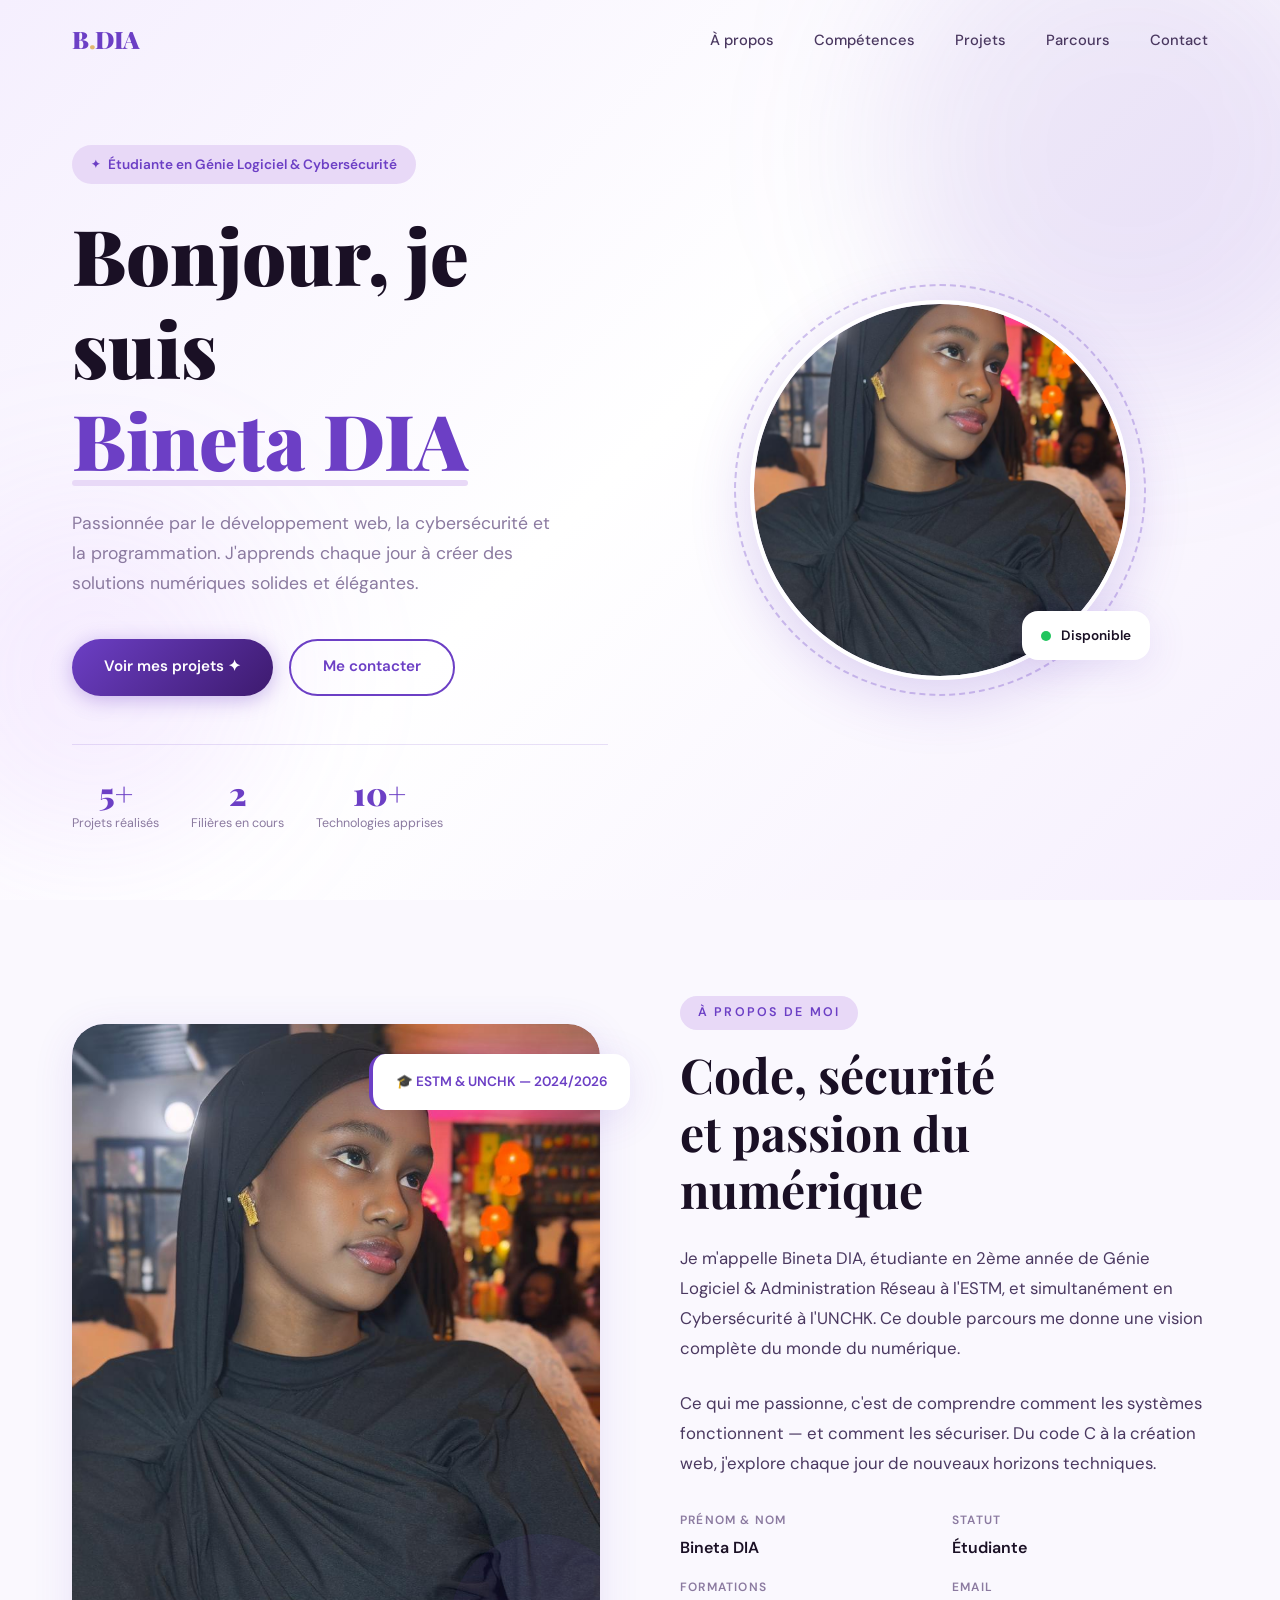
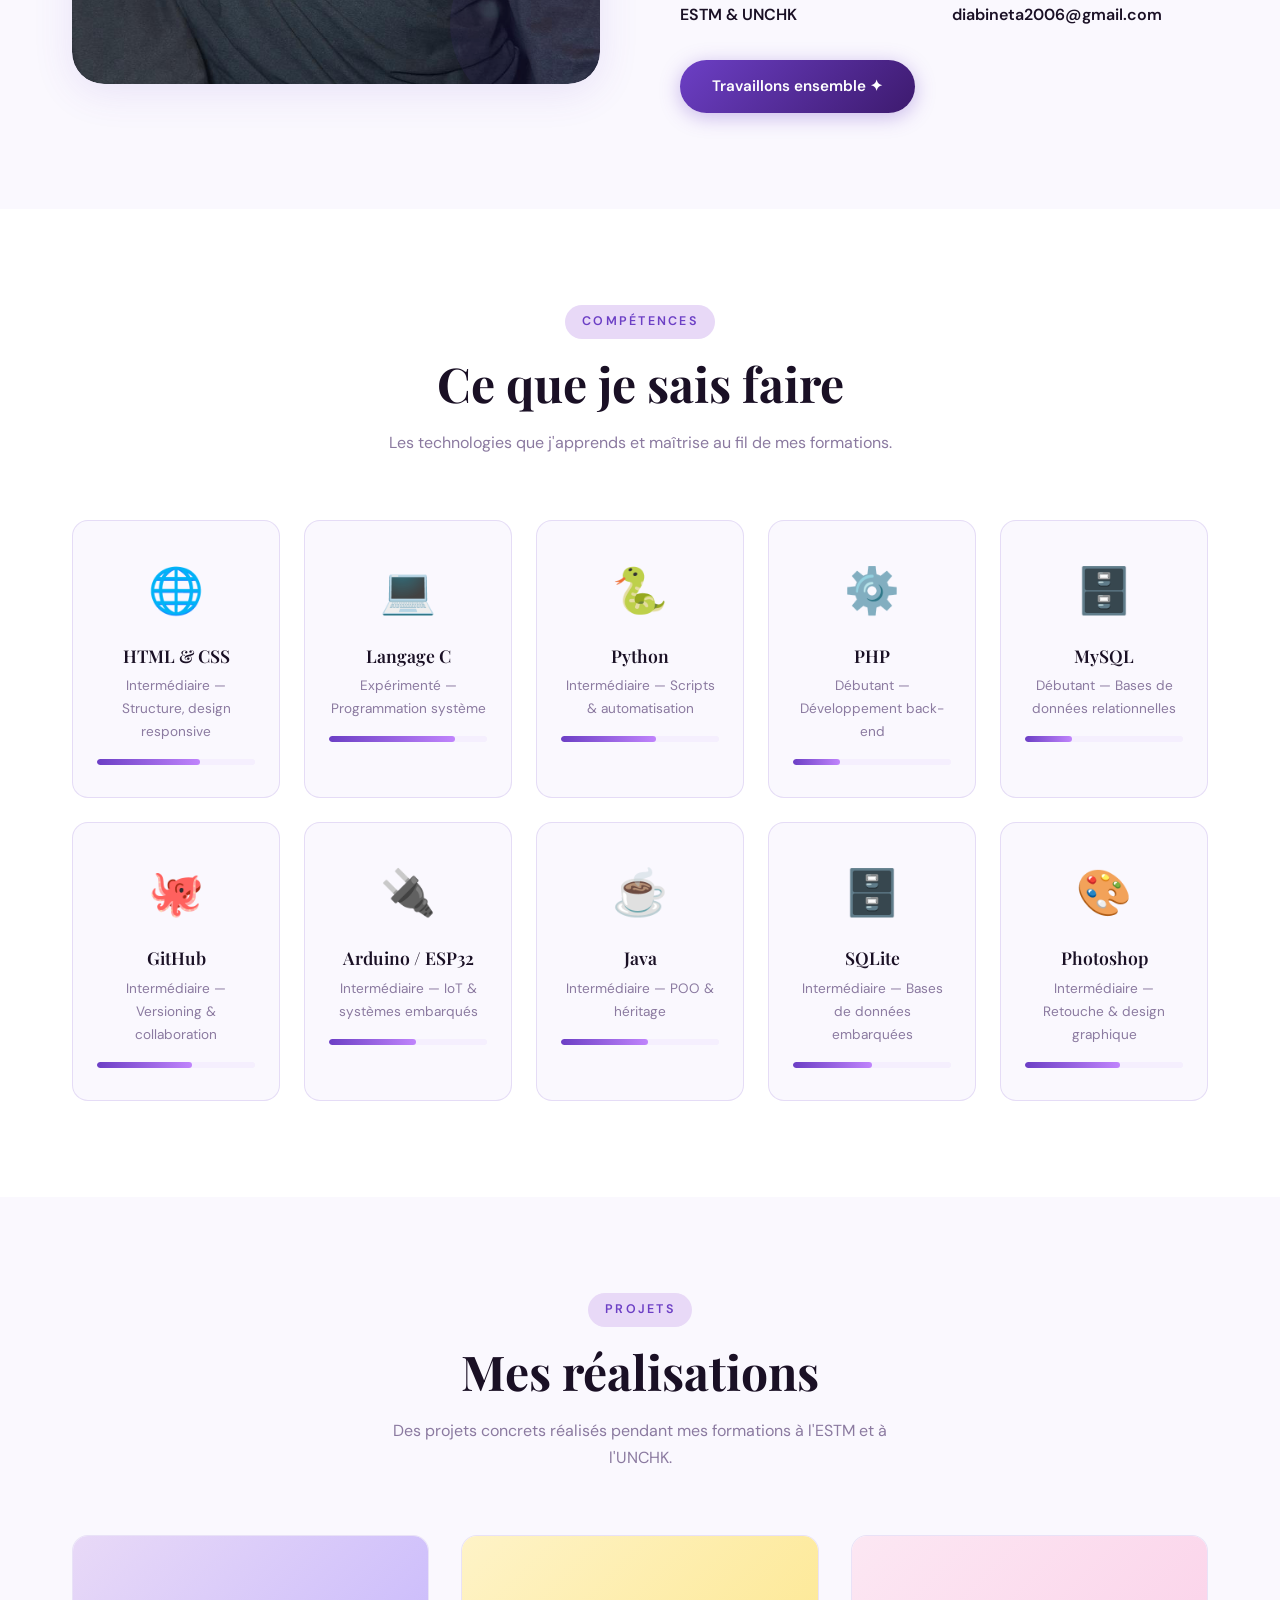
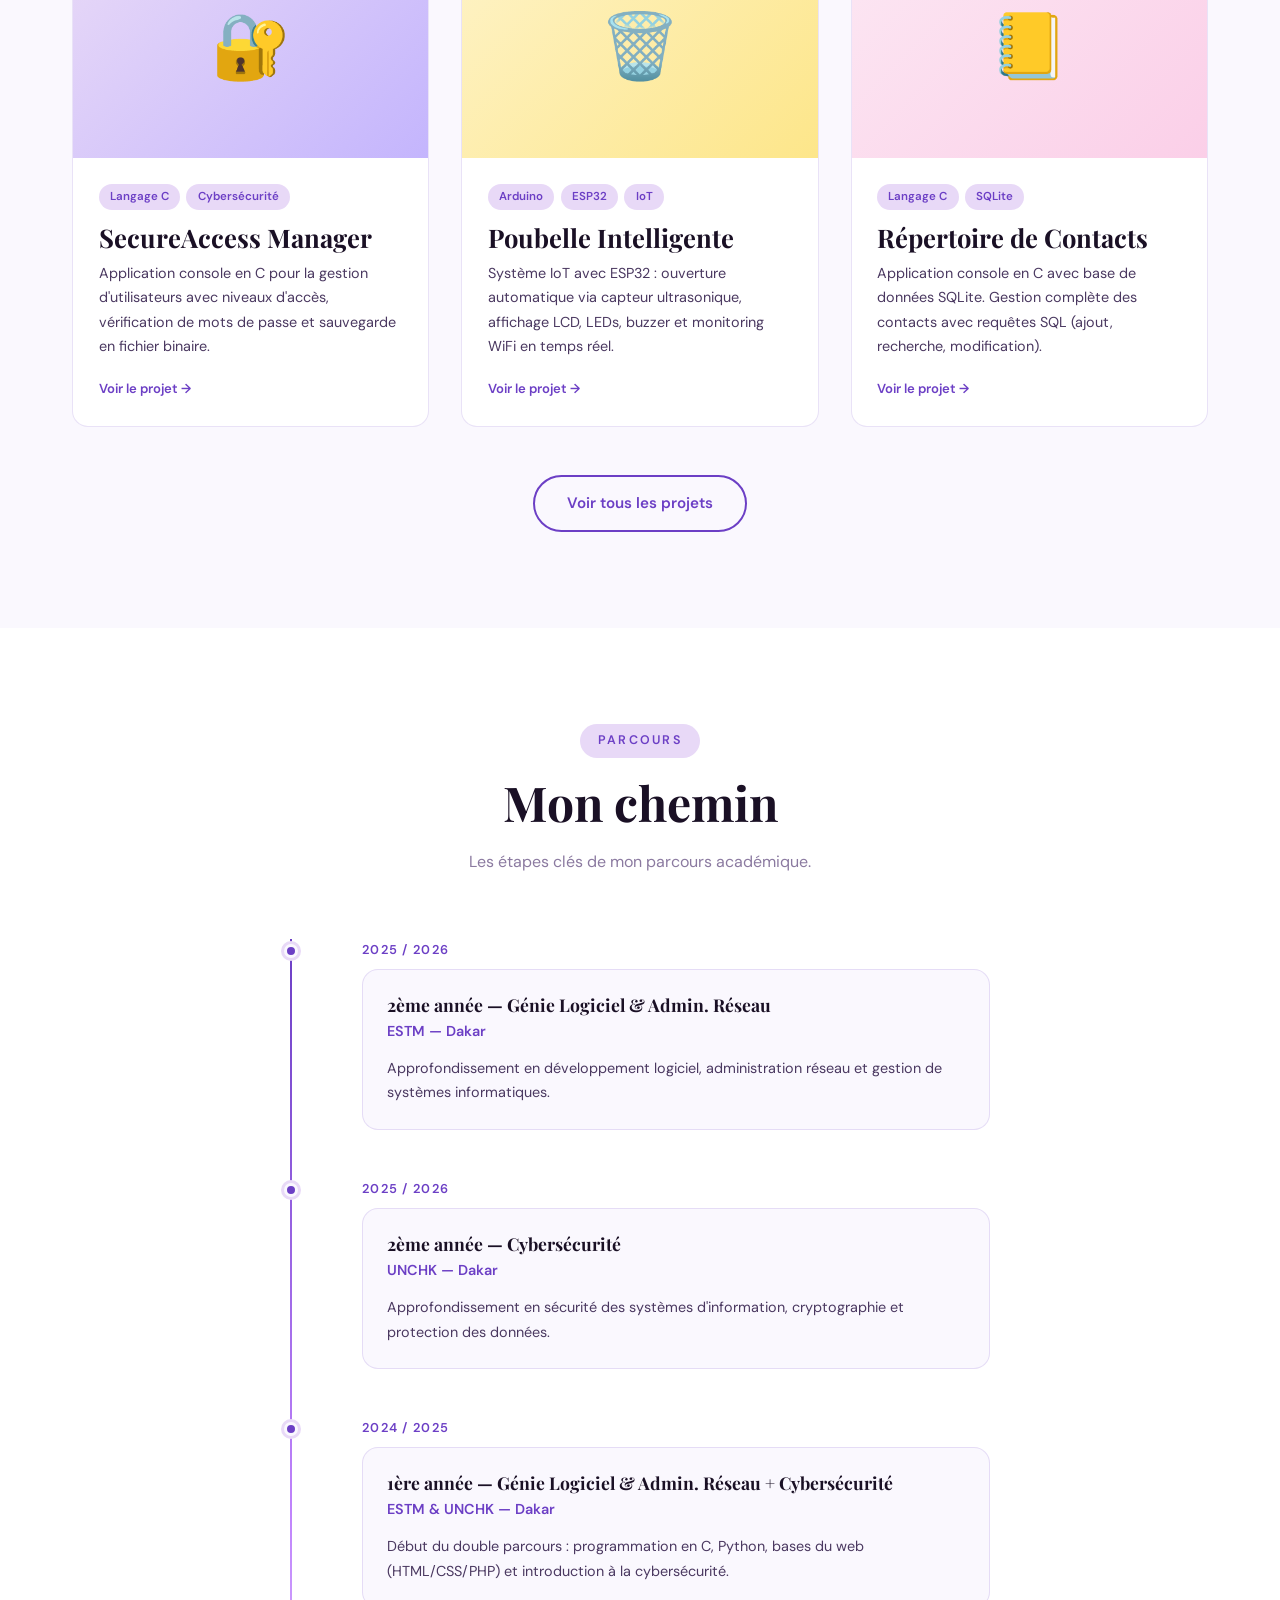
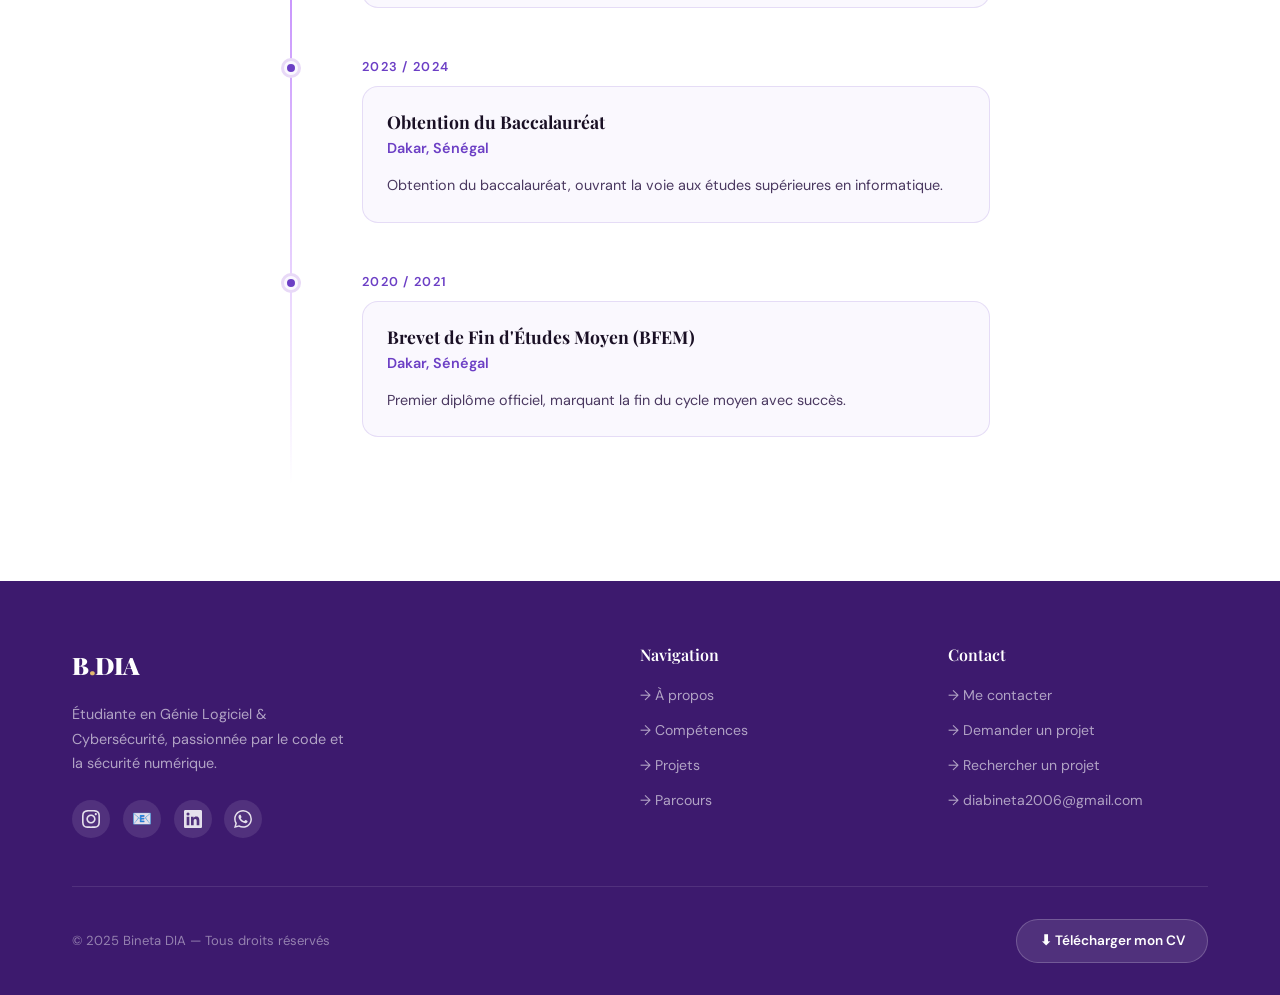
<file: index.html>
<!DOCTYPE html>
<html lang="fr">
<head>
  <meta charset="UTF-8" />
  <meta name="viewport" content="width=device-width, initial-scale=1.0" />
  <title>Bineta DIA — Portfolio Développeuse Web</title>
  <meta name="description" content="Portfolio de Bineta DIA, étudiante en Génie Logiciel, Cybersécurité et Administration Réseau." />
  <link rel="stylesheet" href="style.css" />
</head>
<body>

  <!-- NAVBAR -->
  <nav class="navbar" id="navbar">
    <div class="container">
      <div class="nav-inner">
        <a href="index.html" class="nav-logo">B<span>.</span>DIA</a>
        <ul class="nav-links" id="navLinks">
          <li><a href="#about">À propos</a></li>
          <li><a href="#skills">Compétences</a></li>
          <li><a href="projets.html">Projets</a></li>
          <li><a href="#experience">Parcours</a></li>
          <li><a href="contact.html">Contact</a></li>
        </ul>
        <div class="hamburger" id="hamburger" aria-label="Menu" role="button" tabindex="0">
          <span></span><span></span><span></span>
        </div>
      </div>
    </div>
  </nav>

  <!-- HERO -->
  <section class="hero" id="home">
    <div class="hero-bg"></div>
    <div class="hero-blob hero-blob-1"></div>
    <div class="hero-blob hero-blob-2"></div>
    <div class="container">
      <div class="hero-content">
        <div class="hero-text">
          <div class="hero-badge">Étudiante en Génie Logiciel & Cybersécurité</div>
          <h1 class="hero-title">
            Bonjour, je suis<br>
            <span class="highlight">Bineta DIA</span>
          </h1>
          <p class="hero-desc">
            Passionnée par le développement web, la cybersécurité et la programmation. J'apprends chaque jour à créer des solutions numériques solides et élégantes.
          </p>
          <div class="hero-actions">
            <a href="projets.html" class="btn btn-primary">Voir mes projets ✦</a>
            <a href="contact.html" class="btn btn-outline">Me contacter</a>
          </div>
          <div class="hero-stats">
            <div class="stat-item">
              <div class="stat-number">5+</div>
              <div class="stat-label">Projets réalisés</div>
            </div>
            <div class="stat-item">
              <div class="stat-number">2</div>
              <div class="stat-label">Filières en cours</div>
            </div>
            <div class="stat-item">
              <div class="stat-number">10+</div>
              <div class="stat-label">Technologies apprises</div>
            </div>
          </div>
        </div>
        <div class="hero-visual">
          <div class="avatar-wrapper">
            <div class="avatar-ring"></div>
            <div class="avatar-circle"><img src="photo.jpg" alt="Bineta DIA" style="width:100%;height:100%;object-fit:cover;border-radius:50%;" /></div>
            <div class="avatar-tag">
              <div class="avatar-tag-dot"></div>
              Disponible
            </div>
          </div>
        </div>
      </div>
    </div>
  </section>

  <!-- ABOUT -->
  <section class="section" id="about">
    <div class="container">
      <div class="about-grid">
        <div class="about-img-wrap">
          <div class="about-img-frame" style="font-size:0;padding:0;"><img src="photo.jpg" alt="Bineta DIA" style="width:100%;height:100%;object-fit:cover;border-radius:2rem;" /></div>
          <div class="about-card">🎓 ESTM & UNCHK — 2024/2026</div>
        </div>
        <div class="about-text">
          <span class="section-label">À propos de moi</span>
          <h2>Code, sécurité<br>et passion du numérique</h2>
          <p>
            Je m'appelle Bineta DIA, étudiante en 2ème année de Génie Logiciel & Administration Réseau à l'ESTM, et simultanément en Cybersécurité à l'UNCHK. Ce double parcours me donne une vision complète du monde du numérique.
          </p>
          <p>
            Ce qui me passionne, c'est de comprendre comment les systèmes fonctionnent — et comment les sécuriser. Du code C à la création web, j'explore chaque jour de nouveaux horizons techniques.
          </p>
          <div class="about-details">
            <div class="detail-item">
              <span class="detail-label">Prénom & Nom</span>
              <span class="detail-value">Bineta DIA</span>
            </div>
            <div class="detail-item">
              <span class="detail-label">Statut</span>
              <span class="detail-value">Étudiante</span>
            </div>
            <div class="detail-item">
              <span class="detail-label">Formations</span>
              <span class="detail-value">ESTM & UNCHK</span>
            </div>
            <div class="detail-item">
              <span class="detail-label">Email</span>
              <span class="detail-value">diabineta2006@gmail.com</span>
            </div>
          </div>
          <a href="contact.html" class="btn btn-primary">Travaillons ensemble ✦</a>
        </div>
      </div>
    </div>
  </section>

  <!-- SKILLS -->
  <section class="section skills-section" id="skills">
    <div class="container">
      <div class="section-header">
        <span class="section-label">Compétences</span>
        <h2>Ce que je sais faire</h2>
        <p>Les technologies que j'apprends et maîtrise au fil de mes formations.</p>
      </div>
      <div class="skills-grid">
        <div class="skill-card">
          <div class="skill-icon">🌐</div>
          <h4>HTML & CSS</h4>
          <p style="font-size:0.85rem;color:var(--text-light);">Intermédiaire — Structure, design responsive</p>
          <div class="skill-bar-wrap">
            <div class="skill-bar" style="width: 65%"></div>
          </div>
        </div>
        <div class="skill-card">
          <div class="skill-icon">💻</div>
          <h4>Langage C</h4>
          <p style="font-size:0.85rem;color:var(--text-light);">Expérimenté — Programmation système</p>
          <div class="skill-bar-wrap">
            <div class="skill-bar" style="width: 80%"></div>
          </div>
        </div>
        <div class="skill-card">
          <div class="skill-icon">🐍</div>
          <h4>Python</h4>
          <p style="font-size:0.85rem;color:var(--text-light);">Intermédiaire — Scripts & automatisation</p>
          <div class="skill-bar-wrap">
            <div class="skill-bar" style="width: 60%"></div>
          </div>
        </div>
        <div class="skill-card">
          <div class="skill-icon">⚙️</div>
          <h4>PHP</h4>
          <p style="font-size:0.85rem;color:var(--text-light);">Débutant — Développement back-end</p>
          <div class="skill-bar-wrap">
            <div class="skill-bar" style="width: 30%"></div>
          </div>
        </div>
        <div class="skill-card">
          <div class="skill-icon">🗄️</div>
          <h4>MySQL</h4>
          <p style="font-size:0.85rem;color:var(--text-light);">Débutant — Bases de données relationnelles</p>
          <div class="skill-bar-wrap">
            <div class="skill-bar" style="width: 30%"></div>
          </div>
        </div>
        <div class="skill-card">
          <div class="skill-icon">🐙</div>
          <h4>GitHub</h4>
          <p style="font-size:0.85rem;color:var(--text-light);">Intermédiaire — Versioning & collaboration</p>
          <div class="skill-bar-wrap">
            <div class="skill-bar" style="width: 60%"></div>
          </div>
        </div>
        <div class="skill-card">
          <div class="skill-icon">🔌</div>
          <h4>Arduino / ESP32</h4>
          <p style="font-size:0.85rem;color:var(--text-light);">Intermédiaire — IoT &amp; systèmes embarqués</p>
          <div class="skill-bar-wrap">
            <div class="skill-bar" style="width: 55%"></div>
          </div>
        </div>
        <div class="skill-card">
          <div class="skill-icon">☕</div>
          <h4>Java</h4>
          <p style="font-size:0.85rem;color:var(--text-light);">Intermédiaire — POO &amp; héritage</p>
          <div class="skill-bar-wrap">
            <div class="skill-bar" style="width: 55%"></div>
          </div>
        </div>
        <div class="skill-card">
          <div class="skill-icon">🗄️</div>
          <h4>SQLite</h4>
          <p style="font-size:0.85rem;color:var(--text-light);">Intermédiaire — Bases de données embarquées</p>
          <div class="skill-bar-wrap">
            <div class="skill-bar" style="width: 50%"></div>
          </div>
        </div>
                <div class="skill-card">
          <div class="skill-icon">🎨</div>
          <h4>Photoshop</h4>
          <p style="font-size:0.85rem;color:var(--text-light);">Intermédiaire — Retouche & design graphique</p>
          <div class="skill-bar-wrap">
            <div class="skill-bar" style="width: 60%"></div>
          </div>
        </div>
      </div>
    </div>
  </section>

  <!-- PROJECTS PREVIEW -->
  <section class="section" id="projects">
    <div class="container">
      <div class="section-header">
        <span class="section-label">Projets</span>
        <h2>Mes réalisations</h2>
        <p>Des projets concrets réalisés pendant mes formations à l'ESTM et à l'UNCHK.</p>
      </div>
      <div class="projects-grid">
        <div class="project-card">
          <div class="project-thumb project-thumb-1">🔐</div>
          <div class="project-info">
            <div class="project-tags">
              <span class="tag">Langage C</span><span class="tag">Cybersécurité</span>
            </div>
            <h3>SecureAccess Manager</h3>
            <p>Application console en C pour la gestion d'utilisateurs avec niveaux d'accès, vérification de mots de passe et sauvegarde en fichier binaire.</p>
            <div class="project-links">
              <a href="projets.html" class="project-link">Voir le projet →</a>
            </div>
          </div>
        </div>
        <div class="project-card">
          <div class="project-thumb project-thumb-4">🗑️</div>
          <div class="project-info">
            <div class="project-tags">
              <span class="tag">Arduino</span><span class="tag">ESP32</span><span class="tag">IoT</span>
            </div>
            <h3>Poubelle Intelligente</h3>
            <p>Système IoT avec ESP32 : ouverture automatique via capteur ultrasonique, affichage LCD, LEDs, buzzer et monitoring WiFi en temps réel.</p>
            <div class="project-links">
              <a href="projets.html" class="project-link">Voir le projet →</a>
            </div>
          </div>
        </div>
        <div class="project-card">
          <div class="project-thumb project-thumb-5">📒</div>
          <div class="project-info">
            <div class="project-tags">
              <span class="tag">Langage C</span><span class="tag">SQLite</span>
            </div>
            <h3>Répertoire de Contacts</h3>
            <p>Application console en C avec base de données SQLite. Gestion complète des contacts avec requêtes SQL (ajout, recherche, modification).</p>
            <div class="project-links">
              <a href="projets.html" class="project-link">Voir le projet →</a>
            </div>
          </div>
        </div>
      </div>
      <div style="text-align:center;margin-top:3rem;">
        <a href="projets.html" class="btn btn-outline">Voir tous les projets</a>
      </div>
    </div>
  </section>

  <!-- PARCOURS -->
  <section class="section experience-section" id="experience">
    <div class="container">
      <div class="section-header">
        <span class="section-label">Parcours</span>
        <h2>Mon chemin</h2>
        <p>Les étapes clés de mon parcours académique.</p>
      </div>
      <div class="timeline">
        <div class="timeline-item">
          <div class="timeline-dot"></div>
          <div class="timeline-date">2025 / 2026</div>
          <div class="timeline-card">
            <h3>2ème année — Génie Logiciel & Admin. Réseau</h3>
            <div class="timeline-company">ESTM — Dakar</div>
            <p>Approfondissement en développement logiciel, administration réseau et gestion de systèmes informatiques.</p>
          </div>
        </div>
        <div class="timeline-item">
          <div class="timeline-dot"></div>
          <div class="timeline-date">2025 / 2026</div>
          <div class="timeline-card">
            <h3>2ème année — Cybersécurité</h3>
            <div class="timeline-company">UNCHK — Dakar</div>
            <p>Approfondissement en sécurité des systèmes d'information, cryptographie et protection des données.</p>
          </div>
        </div>
        <div class="timeline-item">
          <div class="timeline-dot"></div>
          <div class="timeline-date">2024 / 2025</div>
          <div class="timeline-card">
            <h3>1ère année — Génie Logiciel & Admin. Réseau + Cybersécurité</h3>
            <div class="timeline-company">ESTM & UNCHK — Dakar</div>
            <p>Début du double parcours : programmation en C, Python, bases du web (HTML/CSS/PHP) et introduction à la cybersécurité.</p>
          </div>
        </div>
        <div class="timeline-item">
          <div class="timeline-dot"></div>
          <div class="timeline-date">2023 / 2024</div>
          <div class="timeline-card">
            <h3>Obtention du Baccalauréat</h3>
            <div class="timeline-company">Dakar, Sénégal</div>
            <p>Obtention du baccalauréat, ouvrant la voie aux études supérieures en informatique.</p>
          </div>
        </div>
        <div class="timeline-item">
          <div class="timeline-dot"></div>
          <div class="timeline-date">2020 / 2021</div>
          <div class="timeline-card">
            <h3>Brevet de Fin d'Études Moyen (BFEM)</h3>
            <div class="timeline-company">Dakar, Sénégal</div>
            <p>Premier diplôme officiel, marquant la fin du cycle moyen avec succès.</p>
          </div>
        </div>
      </div>
    </div>
  </section>

  <!-- FOOTER -->
  <footer class="footer">
    <div class="container">
      <div class="footer-grid">
        <div class="footer-brand">
          <span class="nav-logo">B<span>.</span>DIA</span>
          <p>Étudiante en Génie Logiciel & Cybersécurité, passionnée par le code et la sécurité numérique.</p>
          <div class="social-links">
            <a href="https://www.instagram.com/princessedia3" target="_blank" class="social-link" aria-label="Instagram"><svg xmlns="http://www.w3.org/2000/svg" width="18" height="18" viewBox="0 0 24 24" fill="currentColor"><path d="M12 2.163c3.204 0 3.584.012 4.85.07 3.252.148 4.771 1.691 4.919 4.919.058 1.265.069 1.645.069 4.849 0 3.205-.012 3.584-.069 4.849-.149 3.225-1.664 4.771-4.919 4.919-1.266.058-1.644.07-4.85.07-3.204 0-3.584-.012-4.849-.07-3.26-.149-4.771-1.699-4.919-4.92-.058-1.265-.07-1.644-.07-4.849 0-3.204.013-3.583.07-4.849.149-3.227 1.664-4.771 4.919-4.919 1.266-.057 1.645-.069 4.849-.069zm0-2.163c-3.259 0-3.667.014-4.947.072-4.358.2-6.78 2.618-6.98 6.98-.059 1.281-.073 1.689-.073 4.948 0 3.259.014 3.668.072 4.948.2 4.358 2.618 6.78 6.98 6.98 1.281.058 1.689.072 4.948.072 3.259 0 3.668-.014 4.948-.072 4.354-.2 6.782-2.618 6.979-6.98.059-1.28.073-1.689.073-4.948 0-3.259-.014-3.667-.072-4.947-.196-4.354-2.617-6.78-6.979-6.98-1.281-.059-1.69-.073-4.949-.073zm0 5.838c-3.403 0-6.162 2.759-6.162 6.162s2.759 6.163 6.162 6.163 6.162-2.759 6.162-6.163c0-3.403-2.759-6.162-6.162-6.162zm0 10.162c-2.209 0-4-1.79-4-4 0-2.209 1.791-4 4-4s4 1.791 4 4c0 2.21-1.791 4-4 4zm6.406-11.845c-.796 0-1.441.645-1.441 1.44s.645 1.44 1.441 1.44c.795 0 1.439-.645 1.439-1.44s-.644-1.44-1.439-1.44z"/></svg></a>
            <a href="mailto:diabineta2006@gmail.com" class="social-link" aria-label="Email">📧</a>
            <a href="https://www.linkedin.com/in/bineta-dia-949042400/" target="_blank" class="social-link" aria-label="LinkedIn"><svg xmlns="http://www.w3.org/2000/svg" width="18" height="18" viewBox="0 0 24 24" fill="currentColor"><path d="M20.447 20.452h-3.554v-5.569c0-1.328-.027-3.037-1.852-3.037-1.853 0-2.136 1.445-2.136 2.939v5.667H9.351V9h3.414v1.561h.046c.477-.9 1.637-1.85 3.37-1.85 3.601 0 4.267 2.37 4.267 5.455v6.286zM5.337 7.433a2.062 2.062 0 01-2.063-2.065 2.064 2.064 0 112.063 2.065zm1.782 13.019H3.555V9h3.564v11.452zM22.225 0H1.771C.792 0 0 .774 0 1.729v20.542C0 23.227.792 24 1.771 24h20.451C23.2 24 24 23.227 24 22.271V1.729C24 .774 23.2 0 22.222 0h.003z"/></svg></a>
            <a href="https://wa.me/221788701318" target="_blank" class="social-link" aria-label="WhatsApp"><svg xmlns="http://www.w3.org/2000/svg" width="18" height="18" viewBox="0 0 24 24" fill="currentColor"><path d="M17.472 14.382c-.297-.149-1.758-.867-2.03-.967-.273-.099-.471-.148-.67.15-.197.297-.767.966-.94 1.164-.173.199-.347.223-.644.075-.297-.15-1.255-.463-2.39-1.475-.883-.788-1.48-1.761-1.653-2.059-.173-.297-.018-.458.13-.606.134-.133.298-.347.446-.52.149-.174.198-.298.298-.497.099-.198.05-.371-.025-.52-.075-.149-.669-1.612-.916-2.207-.242-.579-.487-.5-.669-.51-.173-.008-.371-.01-.57-.01-.198 0-.52.074-.792.372-.272.297-1.04 1.016-1.04 2.479 0 1.462 1.065 2.875 1.213 3.074.149.198 2.096 3.2 5.077 4.487.709.306 1.262.489 1.694.625.712.227 1.36.195 1.871.118.571-.085 1.758-.719 2.006-1.413.248-.694.248-1.289.173-1.413-.074-.124-.272-.198-.57-.347m-5.421 7.403h-.004a9.87 9.87 0 01-5.031-1.378l-.361-.214-3.741.982.998-3.648-.235-.374a9.86 9.86 0 01-1.51-5.26c.001-5.45 4.436-9.884 9.888-9.884 2.64 0 5.122 1.03 6.988 2.898a9.825 9.825 0 012.893 6.994c-.003 5.45-4.437 9.884-9.885 9.884m8.413-18.297A11.815 11.815 0 0012.05 0C5.495 0 .16 5.335.157 11.892c0 2.096.547 4.142 1.588 5.945L.057 24l6.305-1.654a11.882 11.882 0 005.683 1.448h.005c6.554 0 11.89-5.335 11.893-11.893a11.821 11.821 0 00-3.48-8.413z"/></svg></a>
          </div>
        </div>
        <div class="footer-col">
          <h4>Navigation</h4>
          <ul>
            <li><a href="#about">→ À propos</a></li>
            <li><a href="#skills">→ Compétences</a></li>
            <li><a href="projets.html">→ Projets</a></li>
            <li><a href="#experience">→ Parcours</a></li>
          </ul>
        </div>
        <div class="footer-col">
          <h4>Contact</h4>
          <ul>
            <li><a href="contact.html">→ Me contacter</a></li>
            <li><a href="pages/contact.html#project-form">→ Demander un projet</a></li>
            <li><a href="projets.html">→ Rechercher un projet</a></li>
            <li><a href="mailto:diabineta2006@gmail.com">→ diabineta2006@gmail.com</a></li>
          </ul>
        </div>
      </div>
      <div class="footer-bottom">
        <span>© 2025 Bineta DIA — Tous droits réservés</span>
        <a href="CV_Bineta_DIA.docx" download class="footer-cv-btn">⬇ Télécharger mon CV</a>
      </div>
    </div>
  </footer>

  <script>
    const navbar = document.getElementById('navbar');
    window.addEventListener('scroll', () => {
      navbar.classList.toggle('scrolled', window.scrollY > 50);
    });
    const hamburger = document.getElementById('hamburger');
    const navLinks = document.getElementById('navLinks');
    hamburger.addEventListener('click', () => navLinks.classList.toggle('open'));
    hamburger.addEventListener('keydown', (e) => {
      if (e.key === 'Enter') navLinks.classList.toggle('open');
    });
    navLinks.querySelectorAll('a').forEach(link => {
      link.addEventListener('click', () => navLinks.classList.remove('open'));
    });
  </script>
</body>
</html>
</file>
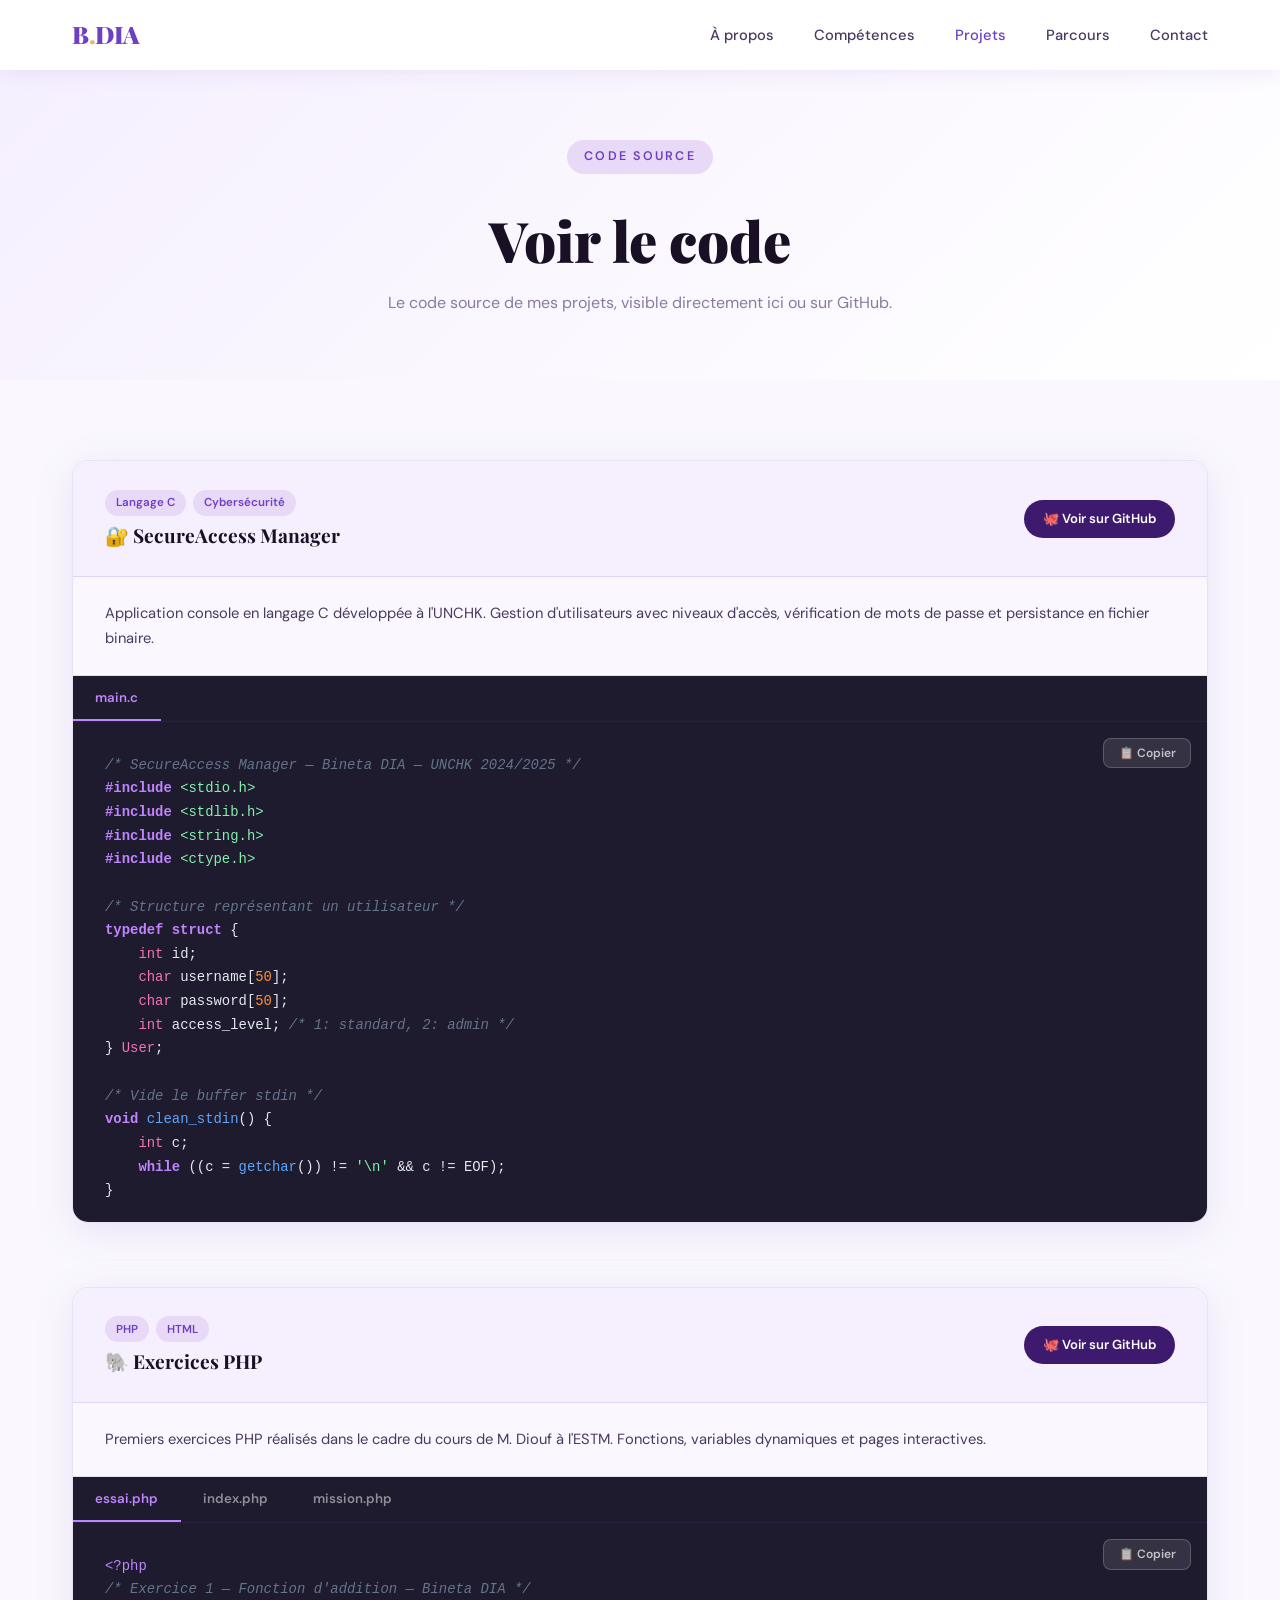
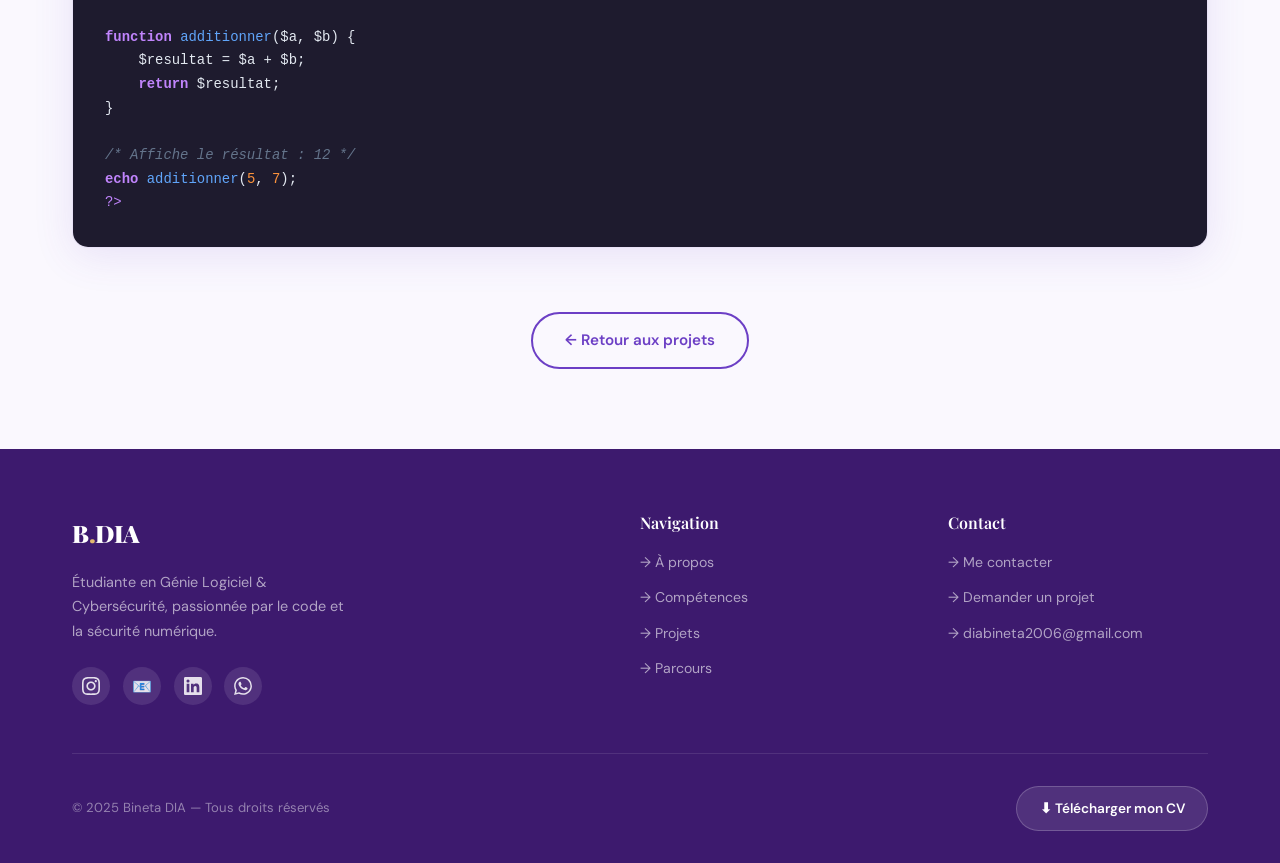
<file: code.html>
<!DOCTYPE html>
<html lang="fr">
<head>
  <meta charset="UTF-8" />
  <meta name="viewport" content="width=device-width, initial-scale=1.0" />
  <title>Code des projets — Bineta DIA</title>
  <link rel="stylesheet" href="style.css" />
  <style>
    .page-hero {
      padding: 140px 0 4rem;
      background: linear-gradient(135deg, var(--violet-mist), var(--white));
      text-align: center;
    }
    .page-hero p { max-width: 540px; margin: 1rem auto 0; color: var(--text-light); }

    .code-section { padding: 5rem 0; }

    .project-block {
      margin-bottom: 4rem;
      background: var(--white);
      border-radius: var(--radius);
      border: 1px solid var(--border);
      overflow: hidden;
      box-shadow: var(--shadow);
    }

    .project-block-header {
      padding: 1.8rem 2rem;
      border-bottom: 1px solid var(--border);
      display: flex;
      align-items: center;
      justify-content: space-between;
      flex-wrap: wrap;
      gap: 1rem;
      background: var(--violet-mist);
    }

    .project-block-header h3 { margin: 0; font-size: 1.2rem; }

    .project-block-meta {
      display: flex;
      align-items: center;
      gap: 1rem;
      flex-wrap: wrap;
    }

    .github-btn {
      display: inline-flex;
      align-items: center;
      gap: 0.4rem;
      background: var(--violet-deep);
      color: var(--white);
      padding: 0.5rem 1.2rem;
      border-radius: 50px;
      font-size: 0.82rem;
      font-weight: 600;
      transition: var(--transition);
    }
    .github-btn:hover { background: var(--violet-main); transform: translateY(-2px); }

    /* Tabs */
    .tabs {
      display: flex;
      border-bottom: 1px solid var(--border);
      background: #1e1b2e;
      overflow-x: auto;
    }

    .tab-btn {
      padding: 0.8rem 1.4rem;
      font-size: 0.83rem;
      font-weight: 600;
      color: rgba(255,255,255,0.5);
      cursor: pointer;
      border: none;
      background: transparent;
      border-bottom: 2px solid transparent;
      transition: var(--transition);
      white-space: nowrap;
      font-family: 'DM Sans', sans-serif;
    }

    .tab-btn.active {
      color: var(--accent);
      border-bottom-color: var(--accent);
    }

    .tab-btn:hover { color: var(--white); }

    /* Code block */
    .code-panel { display: none; position: relative; }
    .code-panel.active { display: block; }

    .copy-btn {
      position: absolute;
      top: 1rem;
      right: 1rem;
      background: rgba(255,255,255,0.1);
      color: rgba(255,255,255,0.7);
      border: 1px solid rgba(255,255,255,0.2);
      border-radius: var(--radius-sm);
      padding: 0.4rem 0.9rem;
      font-size: 0.75rem;
      font-weight: 600;
      cursor: pointer;
      transition: var(--transition);
      font-family: 'DM Sans', sans-serif;
      z-index: 2;
    }
    .copy-btn:hover { background: rgba(255,255,255,0.2); color: var(--white); }
    .copy-btn.copied { background: #22c55e; color: white; border-color: #22c55e; }

    pre {
      margin: 0;
      padding: 2rem;
      overflow-x: auto;
      background: #1e1b2e;
      font-family: 'Courier New', monospace;
      font-size: 0.87rem;
      line-height: 1.7;
      color: #e2e8f0;
      max-height: 500px;
      overflow-y: auto;
    }

    /* Syntax coloring */
    .kw { color: #c084fc; font-weight: bold; }   /* keywords */
    .fn { color: #60a5fa; }                        /* functions */
    .str { color: #86efac; }                       /* strings */
    .cm { color: #64748b; font-style: italic; }    /* comments */
    .nb { color: #fb923c; }                        /* numbers */
    .tp { color: #f472b6; }                        /* types */
    .var { color: #e2e8f0; }                       /* variables */
    .op { color: #94a3b8; }                        /* operators */
    .ht { color: #f97316; }                        /* html tags */
    .at { color: #60a5fa; }                        /* attributes */
    .vl { color: #86efac; }                        /* values */
    .ph { color: #c084fc; }                        /* php tags */

    .project-desc {
      padding: 1.5rem 2rem;
      border-bottom: 1px solid var(--border);
      background: var(--bg);
    }
    .project-desc p { font-size: 0.92rem; color: var(--text-mid); }
  </style>
</head>
<body>

  <!-- NAVBAR -->
  <nav class="navbar scrolled">
    <div class="container">
      <div class="nav-inner">
        <a href="index.html" class="nav-logo">B<span>.</span>DIA</a>
        <ul class="nav-links" id="navLinks">
          <li><a href="index.html#about">À propos</a></li>
          <li><a href="index.html#skills">Compétences</a></li>
          <li><a href="projets.html" style="color:var(--violet-main)">Projets</a></li>
          <li><a href="index.html#experience">Parcours</a></li>
          <li><a href="contact.html">Contact</a></li>
        </ul>
        <div class="hamburger" id="hamburger"><span></span><span></span><span></span></div>
      </div>
    </div>
  </nav>

  <!-- HERO -->
  <section class="page-hero">
    <div class="container">
      <span class="section-label">Code source</span>
      <h1 style="font-size:clamp(2rem,5vw,3.5rem);margin-top:1rem;">Voir le code</h1>
      <p>Le code source de mes projets, visible directement ici ou sur GitHub.</p>
    </div>
  </section>

  <section class="code-section">
    <div class="container">

      <!-- ===== PROJET 1 : SecureAccess ===== -->
      <div class="project-block">
        <div class="project-block-header">
          <div>
            <div class="project-tags" style="margin-bottom:0.5rem;">
              <span class="tag">Langage C</span><span class="tag">Cybersécurité</span>
            </div>
            <h3>🔐 SecureAccess Manager</h3>
          </div>
          <div class="project-block-meta">
            <a href="https://github.com/fatadia10" target="_blank" class="github-btn">🐙 Voir sur GitHub</a>
          </div>
        </div>
        <div class="project-desc">
          <p>Application console en langage C développée à l'UNCHK. Gestion d'utilisateurs avec niveaux d'accès, vérification de mots de passe et persistance en fichier binaire.</p>
        </div>
        <div class="tabs">
          <button class="tab-btn active" onclick="switchTab('sa', 'main', this)">main.c</button>
        </div>
        <div class="code-panel active" id="sa-main">
          <button class="copy-btn" onclick="copyCode('sa-main', this)">📋 Copier</button>
          <pre><span class="cm">/* SecureAccess Manager — Bineta DIA — UNCHK 2024/2025 */</span>
<span class="kw">#include</span> <span class="str">&lt;stdio.h&gt;</span>
<span class="kw">#include</span> <span class="str">&lt;stdlib.h&gt;</span>
<span class="kw">#include</span> <span class="str">&lt;string.h&gt;</span>
<span class="kw">#include</span> <span class="str">&lt;ctype.h&gt;</span>

<span class="cm">/* Structure représentant un utilisateur */</span>
<span class="kw">typedef struct</span> {
    <span class="tp">int</span> id;
    <span class="tp">char</span> username[<span class="nb">50</span>];
    <span class="tp">char</span> password[<span class="nb">50</span>];
    <span class="tp">int</span> access_level; <span class="cm">/* 1: standard, 2: admin */</span>
} <span class="tp">User</span>;

<span class="cm">/* Vide le buffer stdin */</span>
<span class="kw">void</span> <span class="fn">clean_stdin</span>() {
    <span class="tp">int</span> c;
    <span class="kw">while</span> ((c = <span class="fn">getchar</span>()) != <span class="str">'\n'</span> &amp;&amp; c != EOF);
}

<span class="cm">/* Ajoute un nouvel utilisateur */</span>
<span class="kw">void</span> <span class="fn">addUser</span>(<span class="tp">User</span> **users, <span class="tp">int</span> *count, <span class="tp">int</span> *nextId) {
    <span class="tp">User</span> *temp = (<span class="tp">User</span> *)<span class="fn">realloc</span>(*users, (*count + <span class="nb">1</span>) * <span class="kw">sizeof</span>(<span class="tp">User</span>));
    <span class="kw">if</span> (temp == NULL) {
        <span class="fn">printf</span>(<span class="str">"Erreur : Mémoire insuffisante.\n"</span>);
        <span class="kw">return</span>;
    }
    *users = temp;
    <span class="tp">User</span> newUser;
    newUser.id = (*nextId)++;
    <span class="fn">printf</span>(<span class="str">"\n--- Ajouter un utilisateur ---\n"</span>);
    <span class="fn">printf</span>(<span class="str">"Nom d'utilisateur : "</span>);
    <span class="fn">scanf</span>(<span class="str">"%49s"</span>, newUser.username);
    <span class="fn">printf</span>(<span class="str">"Mot de passe : "</span>);
    <span class="fn">scanf</span>(<span class="str">"%49s"</span>, newUser.password);
    <span class="fn">printf</span>(<span class="str">"Niveau d'accès (1: standard, 2: admin) : "</span>);
    <span class="kw">while</span>(<span class="fn">scanf</span>(<span class="str">"%d"</span>, &amp;newUser.access_level) != <span class="nb">1</span>) {
        <span class="fn">printf</span>(<span class="str">"Entrée invalide. Saisissez un nombre : "</span>);
        <span class="fn">clean_stdin</span>();
    }
    (*users)[*count] = newUser;
    (*count)++;
    <span class="fn">printf</span>(<span class="str">"Utilisateur ajouté (ID: %d).\n"</span>, newUser.id);
}

<span class="cm">/* Vérifie la force d'un mot de passe */</span>
<span class="tp">int</span> <span class="fn">checkPasswordStrength</span>(<span class="kw">const</span> <span class="tp">char</span> *password) {
    <span class="tp">int</span> hasDigit = <span class="nb">0</span>;
    <span class="kw">if</span> (<span class="fn">strlen</span>(password) &lt; <span class="nb">6</span>) <span class="kw">return</span> <span class="nb">0</span>;
    <span class="kw">for</span> (<span class="tp">int</span> i = <span class="nb">0</span>; password[i] != <span class="str">'\0'</span>; i++) {
        <span class="kw">if</span> (<span class="fn">isdigit</span>(password[i])) hasDigit = <span class="nb">1</span>;
    }
    <span class="kw">return</span> hasDigit;
}

<span class="cm">/* Sauvegarde les utilisateurs dans un fichier binaire */</span>
<span class="kw">void</span> <span class="fn">saveUsers</span>(<span class="tp">User</span> *users, <span class="tp">int</span> count, <span class="kw">const</span> <span class="tp">char</span> *filename) {
    FILE *file = <span class="fn">fopen</span>(filename, <span class="str">"wb"</span>);
    <span class="kw">if</span> (file == NULL) { <span class="fn">perror</span>(<span class="str">"Erreur sauvegarde"</span>); <span class="kw">return</span>; }
    <span class="fn">fwrite</span>(&amp;count, <span class="kw">sizeof</span>(<span class="tp">int</span>), <span class="nb">1</span>, file);
    <span class="fn">fwrite</span>(users, <span class="kw">sizeof</span>(<span class="tp">User</span>), count, file);
    <span class="fn">fclose</span>(file);
    <span class="fn">printf</span>(<span class="str">"Données sauvegardées dans %s.\n"</span>, filename);
}

<span class="tp">int</span> <span class="fn">main</span>() {
    <span class="tp">User</span> *users = NULL;
    <span class="tp">int</span> count = <span class="nb">0</span>, nextId = <span class="nb">1</span>, choix;
    <span class="kw">const</span> <span class="tp">char</span> *filename = <span class="str">"users.dat"</span>;

    <span class="fn">printf</span>(<span class="str">"=== SecureAccess Manager ===\n"</span>);
    <span class="kw">do</span> {
        <span class="fn">printf</span>(<span class="str">"\n1. Ajouter\n2. Afficher\n3. Supprimer\n4. Sauvegarder\n5. Vérifier\n0. Quitter\n> "</span>);
        <span class="fn">scanf</span>(<span class="str">"%d"</span>, &amp;choix);
        <span class="fn">clean_stdin</span>();
        <span class="kw">switch</span>(choix) {
            <span class="kw">case</span> <span class="nb">1</span>: <span class="fn">addUser</span>(&amp;users, &amp;count, &amp;nextId); <span class="kw">break</span>;
            <span class="kw">case</span> <span class="nb">4</span>: <span class="fn">saveUsers</span>(users, count, filename); <span class="kw">break</span>;
            <span class="kw">case</span> <span class="nb">0</span>: <span class="fn">printf</span>(<span class="str">"Au revoir !\n"</span>); <span class="kw">break</span>;
            <span class="kw">default</span>: <span class="fn">printf</span>(<span class="str">"Option invalide.\n"</span>);
        }
    } <span class="kw">while</span>(choix != <span class="nb">0</span>);
    <span class="fn">free</span>(users);
    <span class="kw">return</span> <span class="nb">0</span>;
}</pre>
        </div>
      </div>

      <!-- ===== PROJET 2 : Exercices PHP ===== -->
      <div class="project-block">
        <div class="project-block-header">
          <div>
            <div class="project-tags" style="margin-bottom:0.5rem;">
              <span class="tag">PHP</span><span class="tag">HTML</span>
            </div>
            <h3>🐘 Exercices PHP</h3>
          </div>
          <div class="project-block-meta">
            <a href="https://github.com/fatadia10" target="_blank" class="github-btn">🐙 Voir sur GitHub</a>
          </div>
        </div>
        <div class="project-desc">
          <p>Premiers exercices PHP réalisés dans le cadre du cours de M. Diouf à l'ESTM. Fonctions, variables dynamiques et pages interactives.</p>
        </div>
        <div class="tabs">
          <button class="tab-btn active" onclick="switchTab('php', 'essai', this)">essai.php</button>
          <button class="tab-btn" onclick="switchTab('php', 'index', this)">index.php</button>
          <button class="tab-btn" onclick="switchTab('php', 'mission', this)">mission.php</button>
        </div>

        <div class="code-panel active" id="php-essai">
          <button class="copy-btn" onclick="copyCode('php-essai', this)">📋 Copier</button>
          <pre><span class="ph">&lt;?php</span>
<span class="cm">/* Exercice 1 — Fonction d'addition — Bineta DIA */</span>

<span class="kw">function</span> <span class="fn">additionner</span>(<span class="var">$a</span>, <span class="var">$b</span>) {
    <span class="var">$resultat</span> = <span class="var">$a</span> + <span class="var">$b</span>;
    <span class="kw">return</span> <span class="var">$resultat</span>;
}

<span class="cm">/* Affiche le résultat : 12 */</span>
<span class="kw">echo</span> <span class="fn">additionner</span>(<span class="nb">5</span>, <span class="nb">7</span>);
<span class="ph">?&gt;</span></pre>
        </div>

        <div class="code-panel" id="php-index">
          <button class="copy-btn" onclick="copyCode('php-index', this)">📋 Copier</button>
          <pre><span class="ht">&lt;!DOCTYPE html&gt;</span>
<span class="ht">&lt;html</span> <span class="at">lang</span>=<span class="vl">"fr"</span><span class="ht">&gt;</span>
<span class="ht">&lt;head&gt;</span>
    <span class="ht">&lt;meta</span> <span class="at">charset</span>=<span class="vl">"UTF-8"</span><span class="ht">&gt;</span>
    <span class="ht">&lt;title&gt;</span>Exercice PHP — Heure<span class="ht">&lt;/title&gt;</span>
<span class="ht">&lt;/head&gt;</span>
<span class="ht">&lt;body&gt;</span>
    <span class="ht">&lt;h1&gt;</span>
        <span class="ph">&lt;?php</span>
        <span class="cm">/* Affiche l'heure actuelle */</span>
        <span class="kw">echo</span> <span class="fn">date</span>(<span class="str">"H:i"</span>);
        <span class="var">$prenom</span> = <span class="str">"Bineta"</span>;
        <span class="ph">?&gt;</span>
    <span class="ht">&lt;/h1&gt;</span>
    <span class="ht">&lt;p&gt;</span><span class="ph">&lt;?php</span> <span class="kw">echo</span> <span class="var">$prenom</span>; <span class="ph">?&gt;</span> — Bienvenue sur ma page !<span class="ht">&lt;/p&gt;</span>
<span class="ht">&lt;/body&gt;</span>
<span class="ht">&lt;/html&gt;</span></pre>
        </div>

        <div class="code-panel" id="php-mission">
          <button class="copy-btn" onclick="copyCode('php-mission', this)">📋 Copier</button>
          <pre><span class="ht">&lt;!DOCTYPE html&gt;</span>
<span class="ht">&lt;html</span> <span class="at">lang</span>=<span class="vl">"fr"</span><span class="ht">&gt;</span>
<span class="ht">&lt;head&gt;</span>
    <span class="ht">&lt;meta</span> <span class="at">charset</span>=<span class="vl">"UTF-8"</span><span class="ht">&gt;</span>
    <span class="ht">&lt;title&gt;</span>Ma Page Dynamique<span class="ht">&lt;/title&gt;</span>
<span class="ht">&lt;/head&gt;</span>
<span class="ht">&lt;body&gt;</span>
    <span class="ph">&lt;?php</span>
    <span class="var">$prenom</span>        = <span class="str">"BINETA"</span>;
    <span class="var">$nom</span>           = <span class="str">"DIA"</span>;
    <span class="var">$ville</span>         = <span class="str">"Dakar"</span>;
    <span class="var">$anneenaissance</span> = <span class="nb">2006</span>;

    <span class="cm">/* Calcul de l'âge */</span>
    <span class="var">$anneeActuelle</span> = <span class="fn">date</span>(<span class="str">"Y"</span>);
    <span class="var">$age</span>           = <span class="var">$anneeActuelle</span> - <span class="var">$anneenaissance</span>;

    <span class="cm">/* Message selon l'heure */</span>
    <span class="var">$heure</span> = <span class="fn">date</span>(<span class="str">"H"</span>);
    <span class="kw">if</span> (<span class="var">$heure</span> &lt; <span class="nb">18</span>) {
        <span class="var">$bienvenue</span> = <span class="str">"Bonjour"</span>;
    } <span class="kw">else</span> {
        <span class="var">$bienvenue</span> = <span class="str">"Bonsoir"</span>;
    }
    <span class="ph">?&gt;</span>

    <span class="ht">&lt;h1&gt;</span><span class="ph">&lt;?php</span> <span class="kw">echo</span> <span class="str">"$prenom $nom"</span>; <span class="ph">?&gt;</span><span class="ht">&lt;/h1&gt;</span>
    <span class="ht">&lt;p&gt;</span>J'ai <span class="ph">&lt;?php</span> <span class="kw">echo</span> <span class="var">$age</span>; <span class="ph">?&gt;</span> ans.<span class="ht">&lt;/p&gt;</span>
    <span class="ht">&lt;p&gt;</span>Ville : <span class="ph">&lt;?php</span> <span class="kw">echo</span> <span class="var">$ville</span>; <span class="ph">?&gt;</span><span class="ht">&lt;/p&gt;</span>
    <span class="ht">&lt;p&gt;</span>Date : <span class="ph">&lt;?php</span> <span class="kw">echo</span> <span class="fn">date</span>(<span class="str">"d/m/Y"</span>); <span class="ph">?&gt;</span><span class="ht">&lt;/p&gt;</span>
    <span class="ht">&lt;h3&gt;</span><span class="ph">&lt;?php</span> <span class="kw">echo</span> <span class="str">"$bienvenue et bienvenue sur ma page !"</span>; <span class="ph">?&gt;</span><span class="ht">&lt;/h3&gt;</span>
<span class="ht">&lt;/body&gt;</span>
<span class="ht">&lt;/html&gt;</span></pre>
        </div>
      </div>

      <!-- RETOUR -->
      <div style="text-align:center;margin-top:2rem;">
        <a href="projets.html" class="btn btn-outline">← Retour aux projets</a>
      </div>

    </div>
  </section>

  <!-- FOOTER -->
  <footer class="footer">
    <div class="container">
      <div class="footer-grid">
        <div class="footer-brand">
          <a href="index.html" class="nav-logo">B<span>.</span>DIA</a>
          <p>Étudiante en Génie Logiciel & Cybersécurité, passionnée par le code et la sécurité numérique.</p>
          <div class="social-links">
            <a href="https://www.instagram.com/princessedia3" target="_blank" class="social-link" aria-label="Instagram"><svg xmlns="http://www.w3.org/2000/svg" width="18" height="18" viewBox="0 0 24 24" fill="currentColor"><path d="M12 2.163c3.204 0 3.584.012 4.85.07 3.252.148 4.771 1.691 4.919 4.919.058 1.265.069 1.645.069 4.849 0 3.205-.012 3.584-.069 4.849-.149 3.225-1.664 4.771-4.919 4.919-1.266.058-1.644.07-4.85.07-3.204 0-3.584-.012-4.849-.07-3.26-.149-4.771-1.699-4.919-4.92-.058-1.265-.07-1.644-.07-4.849 0-3.204.013-3.583.07-4.849.149-3.227 1.664-4.771 4.919-4.919 1.266-.057 1.645-.069 4.849-.069zm0-2.163c-3.259 0-3.667.014-4.947.072-4.358.2-6.78 2.618-6.98 6.98-.059 1.281-.073 1.689-.073 4.948 0 3.259.014 3.668.072 4.948.2 4.358 2.618 6.78 6.98 6.98 1.281.058 1.689.072 4.948.072 3.259 0 3.668-.014 4.948-.072 4.354-.2 6.782-2.618 6.979-6.98.059-1.28.073-1.689.073-4.948 0-3.259-.014-3.667-.072-4.947-.196-4.354-2.617-6.78-6.979-6.98-1.281-.059-1.69-.073-4.949-.073zm0 5.838c-3.403 0-6.162 2.759-6.162 6.162s2.759 6.163 6.162 6.163 6.162-2.759 6.162-6.163c0-3.403-2.759-6.162-6.162-6.162zm0 10.162c-2.209 0-4-1.79-4-4 0-2.209 1.791-4 4-4s4 1.791 4 4c0 2.21-1.791 4-4 4zm6.406-11.845c-.796 0-1.441.645-1.441 1.44s.645 1.44 1.441 1.44c.795 0 1.439-.645 1.439-1.44s-.644-1.44-1.439-1.44z"/></svg></a>
            <a href="mailto:diabineta2006@gmail.com" class="social-link" aria-label="Email">📧</a>
            <a href="https://www.linkedin.com/in/bineta-dia-949042400/" target="_blank" class="social-link" aria-label="LinkedIn"><svg xmlns="http://www.w3.org/2000/svg" width="18" height="18" viewBox="0 0 24 24" fill="currentColor"><path d="M20.447 20.452h-3.554v-5.569c0-1.328-.027-3.037-1.852-3.037-1.853 0-2.136 1.445-2.136 2.939v5.667H9.351V9h3.414v1.561h.046c.477-.9 1.637-1.85 3.37-1.85 3.601 0 4.267 2.37 4.267 5.455v6.286zM5.337 7.433a2.062 2.062 0 01-2.063-2.065 2.064 2.064 0 112.063 2.065zm1.782 13.019H3.555V9h3.564v11.452zM22.225 0H1.771C.792 0 0 .774 0 1.729v20.542C0 23.227.792 24 1.771 24h20.451C23.2 24 24 23.227 24 22.271V1.729C24 .774 23.2 0 22.222 0h.003z"/></svg></a>
            <a href="https://wa.me/221788701318" target="_blank" class="social-link" aria-label="WhatsApp"><svg xmlns="http://www.w3.org/2000/svg" width="18" height="18" viewBox="0 0 24 24" fill="currentColor"><path d="M17.472 14.382c-.297-.149-1.758-.867-2.03-.967-.273-.099-.471-.148-.67.15-.197.297-.767.966-.94 1.164-.173.199-.347.223-.644.075-.297-.15-1.255-.463-2.39-1.475-.883-.788-1.48-1.761-1.653-2.059-.173-.297-.018-.458.13-.606.134-.133.298-.347.446-.52.149-.174.198-.298.298-.497.099-.198.05-.371-.025-.52-.075-.149-.669-1.612-.916-2.207-.242-.579-.487-.5-.669-.51-.173-.008-.371-.01-.57-.01-.198 0-.52.074-.792.372-.272.297-1.04 1.016-1.04 2.479 0 1.462 1.065 2.875 1.213 3.074.149.198 2.096 3.2 5.077 4.487.709.306 1.262.489 1.694.625.712.227 1.36.195 1.871.118.571-.085 1.758-.719 2.006-1.413.248-.694.248-1.289.173-1.413-.074-.124-.272-.198-.57-.347m-5.421 7.403h-.004a9.87 9.87 0 01-5.031-1.378l-.361-.214-3.741.982.998-3.648-.235-.374a9.86 9.86 0 01-1.51-5.26c.001-5.45 4.436-9.884 9.888-9.884 2.64 0 5.122 1.03 6.988 2.898a9.825 9.825 0 012.893 6.994c-.003 5.45-4.437 9.884-9.885 9.884m8.413-18.297A11.815 11.815 0 0012.05 0C5.495 0 .16 5.335.157 11.892c0 2.096.547 4.142 1.588 5.945L.057 24l6.305-1.654a11.882 11.882 0 005.683 1.448h.005c6.554 0 11.89-5.335 11.893-11.893a11.821 11.821 0 00-3.48-8.413z"/></svg></a>
          </div>
        </div>
        <div class="footer-col">
          <h4>Navigation</h4>
          <ul>
            <li><a href="index.html#about">→ À propos</a></li>
            <li><a href="index.html#skills">→ Compétences</a></li>
            <li><a href="projets.html">→ Projets</a></li>
            <li><a href="index.html#experience">→ Parcours</a></li>
          </ul>
        </div>
        <div class="footer-col">
          <h4>Contact</h4>
          <ul>
            <li><a href="contact.html">→ Me contacter</a></li>
            <li><a href="contact.html#project-form">→ Demander un projet</a></li>
            <li><a href="mailto:diabineta2006@gmail.com">→ diabineta2006@gmail.com</a></li>
          </ul>
        </div>
      </div>
      <div class="footer-bottom">
        <span>© 2025 Bineta DIA — Tous droits réservés</span>
        <a href="CV_Bineta_DIA.docx" download class="footer-cv-btn">⬇ Télécharger mon CV</a>
      </div>
    </div>
  </footer>

  <script>
    // Hamburger
    const hamburger = document.getElementById('hamburger');
    const navLinks = document.getElementById('navLinks');
    hamburger.addEventListener('click', () => navLinks.classList.toggle('open'));

    // Tab switching
    function switchTab(project, file, btn) {
      // Désactiver tous les onglets du même projet
      const allBtns = btn.closest('.tabs').querySelectorAll('.tab-btn');
      allBtns.forEach(b => b.classList.remove('active'));
      btn.classList.add('active');

      // Masquer tous les panneaux du projet
      const allPanels = btn.closest('.project-block').querySelectorAll('.code-panel');
      allPanels.forEach(p => p.classList.remove('active'));

      // Afficher le bon panneau
      document.getElementById(`${project}-${file}`).classList.add('active');
    }

    // Copier le code
    function copyCode(panelId, btn) {
      const pre = document.getElementById(panelId).querySelector('pre');
      const text = pre.innerText;
      navigator.clipboard.writeText(text).then(() => {
        btn.textContent = '✅ Copié !';
        btn.classList.add('copied');
        setTimeout(() => {
          btn.textContent = '📋 Copier';
          btn.classList.remove('copied');
        }, 2000);
      });
    }
  </script>
</body>
</html>
</file>
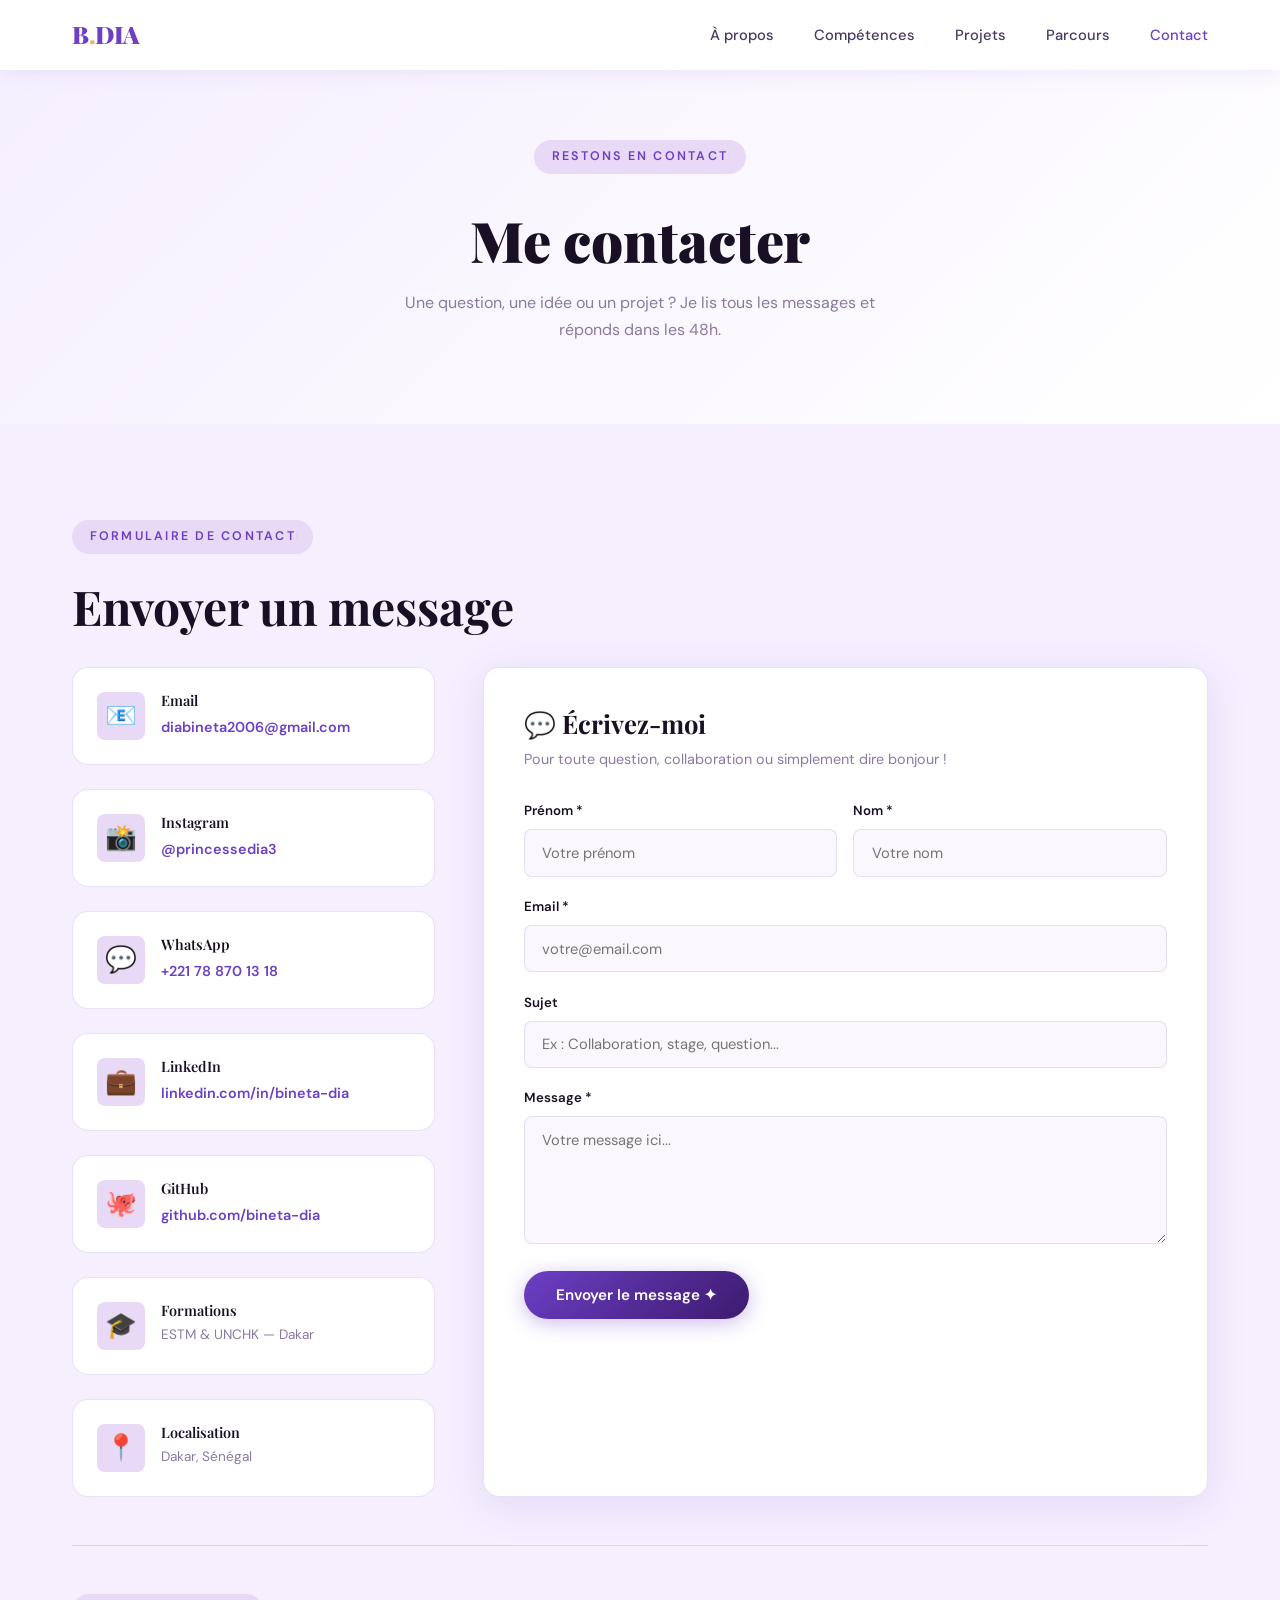
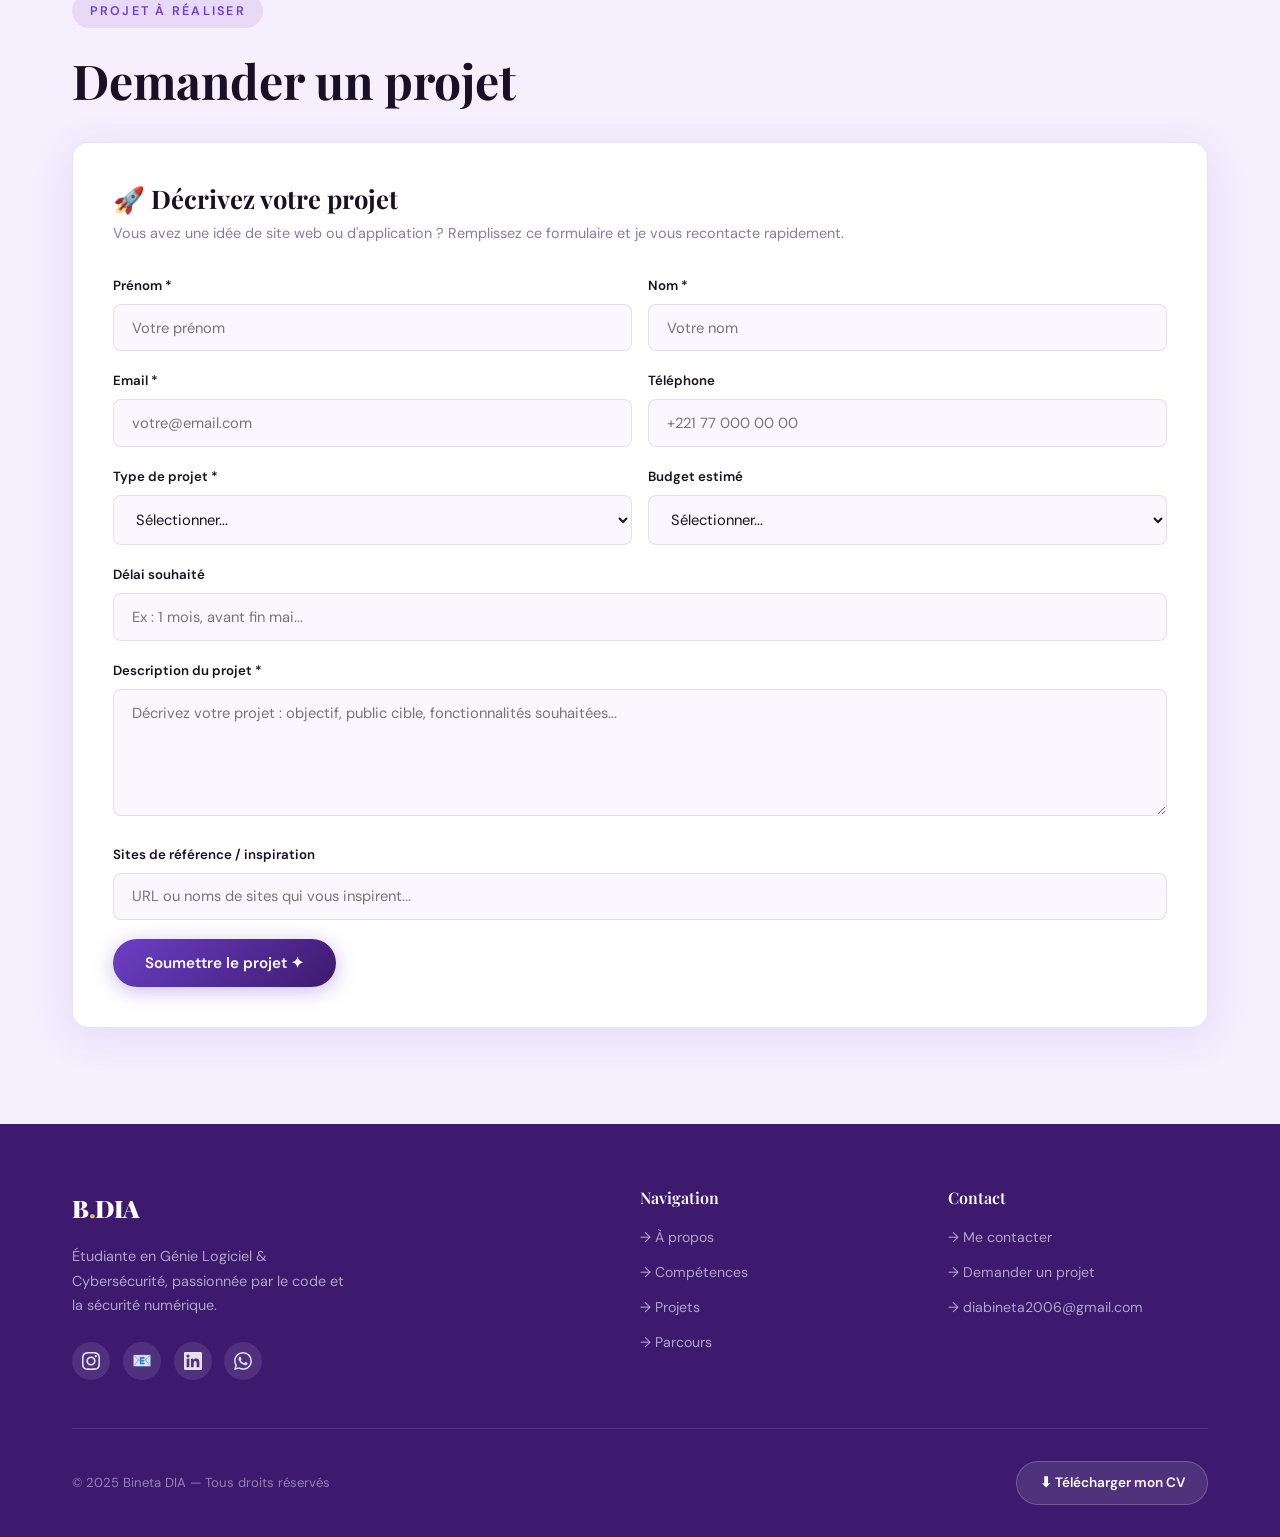
<file: contact.html>
<!DOCTYPE html>
<html lang="fr">
<head>
  <meta charset="UTF-8" />
  <meta name="viewport" content="width=device-width, initial-scale=1.0" />
  <title>Contact — Bineta DIA</title>
  <link rel="stylesheet" href="style.css" />
  <style>
    .page-hero {
      padding: 140px 0 5rem;
      background: linear-gradient(135deg, var(--violet-mist), var(--white));
      text-align: center;
    }
    .page-hero p { max-width: 500px; margin: 1rem auto 0; color: var(--text-light); }
    .contact-grid { display: grid; grid-template-columns: 1fr 2fr; gap: 3rem; margin-bottom: 3rem; }
    .contact-info { display: flex; flex-direction: column; gap: 1.5rem; }
    .info-card {
      background: var(--white); border-radius: var(--radius); padding: 1.5rem;
      border: 1px solid var(--border); display: flex; gap: 1rem; align-items: flex-start;
      transition: var(--transition);
    }
    .info-card:hover { box-shadow: var(--shadow); transform: translateY(-3px); }
    .info-icon {
      font-size: 1.6rem; width: 48px; height: 48px; display: flex; align-items: center;
      justify-content: center; background: var(--violet-pale); border-radius: var(--radius-sm); flex-shrink: 0;
    }
    .info-text h4 { margin-bottom: 0.2rem; font-size: 0.9rem; }
    .info-text p { font-size: 0.85rem; color: var(--text-light); }
    .info-text a { color: var(--violet-main); font-weight: 600; font-size: 0.9rem; }
    .success-msg {
      display: none; background: #f0fdf4; border: 1.5px solid #86efac; color: #166534;
      border-radius: var(--radius-sm); padding: 1rem 1.4rem; font-size: 0.9rem;
      font-weight: 600; margin-top: 1rem;
    }
    .success-msg.show { display: block; }
    .divider { border: none; border-top: 1px solid var(--border); margin: 3rem 0; }
    @media (max-width: 768px) { .contact-grid { grid-template-columns: 1fr; } }
  </style>
</head>
<body>

  <!-- NAVBAR -->
  <nav class="navbar scrolled" id="navbar">
    <div class="container">
      <div class="nav-inner">
        <a href="index.html" class="nav-logo">B<span>.</span>DIA</a>
        <ul class="nav-links" id="navLinks">
          <li><a href="index.html#about">À propos</a></li>
          <li><a href="index.html#skills">Compétences</a></li>
          <li><a href="projets.html">Projets</a></li>
          <li><a href="index.html#experience">Parcours</a></li>
          <li><a href="contact.html" style="color:var(--violet-main)">Contact</a></li>
        </ul>
        <div class="hamburger" id="hamburger"><span></span><span></span><span></span></div>
      </div>
    </div>
  </nav>

  <!-- PAGE HERO -->
  <section class="page-hero">
    <div class="container">
      <span class="section-label">Restons en contact</span>
      <h1 style="font-size:clamp(2rem,5vw,3.5rem);margin-top:1rem;">Me contacter</h1>
      <p>Une question, une idée ou un projet ? Je lis tous les messages et réponds dans les 48h.</p>
    </div>
  </section>

  <!-- CONTACT SECTION -->
  <section class="section contact-section">
    <div class="container">

      <!-- FORM 1 : Contact -->
      <div class="section-header" style="text-align:left;margin-bottom:2rem;">
        <span class="section-label">Formulaire de contact</span>
        <h2 style="margin-top:0.5rem;">Envoyer un message</h2>
      </div>

      <div class="contact-grid">
        <div class="contact-info">
          <div class="info-card">
            <div class="info-icon">📧</div>
            <div class="info-text">
              <h4>Email</h4>
              <a href="mailto:diabineta2006@gmail.com">diabineta2006@gmail.com</a>
            </div>
          </div>
          <div class="info-card">
            <div class="info-icon">📸</div>
            <div class="info-text">
              <h4>Instagram</h4>
              <a href="https://www.instagram.com/princessedia3" target="_blank">@princessedia3</a>
            </div>
          </div>
          <div class="info-card">
            <div class="info-icon">💬</div>
            <div class="info-text">
              <h4>WhatsApp</h4>
              <a href="https://wa.me/221788701318" target="_blank">+221 78 870 13 18</a>
            </div>
          </div>
          <div class="info-card">
            <div class="info-icon">💼</div>
            <div class="info-text">
              <h4>LinkedIn</h4>
              <a href="https://www.linkedin.com/in/bineta-dia-949042400/" target="_blank">linkedin.com/in/bineta-dia</a>
            </div>
          </div>
                    <div class="info-card">
            <div class="info-icon">🐙</div>
            <div class="info-text">
              <h4>GitHub</h4>
              <a href="#">github.com/bineta-dia</a>
            </div>
          </div>
          <div class="info-card">
            <div class="info-icon">🎓</div>
            <div class="info-text">
              <h4>Formations</h4>
              <p>ESTM & UNCHK — Dakar</p>
            </div>
          </div>
          <div class="info-card">
            <div class="info-icon">📍</div>
            <div class="info-text">
              <h4>Localisation</h4>
              <p>Dakar, Sénégal</p>
            </div>
          </div>
        </div>

        <div class="form-card">
          <h3>💬 Écrivez-moi</h3>
          <p>Pour toute question, collaboration ou simplement dire bonjour !</p>
          <form id="contactForm" novalidate>
            <div class="form-row">
              <div class="form-group">
                <label for="contact-prenom">Prénom *</label>
                <input type="text" id="contact-prenom" name="prenom" placeholder="Votre prénom" required />
              </div>
              <div class="form-group">
                <label for="contact-nom">Nom *</label>
                <input type="text" id="contact-nom" name="nom" placeholder="Votre nom" required />
              </div>
            </div>
            <div class="form-group">
              <label for="contact-email">Email *</label>
              <input type="email" id="contact-email" name="email" placeholder="votre@email.com" required />
            </div>
            <div class="form-group">
              <label for="contact-sujet">Sujet</label>
              <input type="text" id="contact-sujet" name="sujet" placeholder="Ex : Collaboration, stage, question..." />
            </div>
            <div class="form-group">
              <label for="contact-message">Message *</label>
              <textarea id="contact-message" name="message" rows="5" placeholder="Votre message ici..." required></textarea>
            </div>
            <button type="submit" class="btn btn-primary">Envoyer le message ✦</button>
          </form>
          <div class="success-msg" id="contactSuccess">
            ✅ Merci pour votre message ! Bineta vous répondra dans les 48h.
          </div>
        </div>
      </div>

      <hr class="divider" />

      <!-- FORM 2 : Demande de projet -->
      <div id="project-form">
        <div class="section-header" style="text-align:left;margin-bottom:2rem;">
          <span class="section-label">Projet à réaliser</span>
          <h2 style="margin-top:0.5rem;">Demander un projet</h2>
        </div>

        <div class="form-card-full">
          <h3>🚀 Décrivez votre projet</h3>
          <p>Vous avez une idée de site web ou d'application ? Remplissez ce formulaire et je vous recontacte rapidement.</p>
          <form id="projectForm" novalidate>
            <div class="form-row">
              <div class="form-group">
                <label for="proj-prenom">Prénom *</label>
                <input type="text" id="proj-prenom" name="prenom" placeholder="Votre prénom" required />
              </div>
              <div class="form-group">
                <label for="proj-nom">Nom *</label>
                <input type="text" id="proj-nom" name="nom" placeholder="Votre nom" required />
              </div>
            </div>
            <div class="form-row">
              <div class="form-group">
                <label for="proj-email">Email *</label>
                <input type="email" id="proj-email" name="email" placeholder="votre@email.com" required />
              </div>
              <div class="form-group">
                <label for="proj-tel">Téléphone</label>
                <input type="tel" id="proj-tel" name="telephone" placeholder="+221 77 000 00 00" />
              </div>
            </div>
            <div class="form-row">
              <div class="form-group">
                <label for="proj-type">Type de projet *</label>
                <select id="proj-type" name="type" required>
                  <option value="">Sélectionner...</option>
                  <option value="vitrine">Site vitrine</option>
                  <option value="portfolio">Portfolio</option>
                  <option value="ecommerce">Boutique en ligne</option>
                  <option value="blog">Blog</option>
                  <option value="application">Application web</option>
                  <option value="autre">Autre</option>
                </select>
              </div>
              <div class="form-group">
                <label for="proj-budget">Budget estimé</label>
                <select id="proj-budget" name="budget">
                  <option value="">Sélectionner...</option>
                  <option value="petit">Moins de 50 000 FCFA</option>
                  <option value="moyen">50 000 – 150 000 FCFA</option>
                  <option value="grand">150 000 – 300 000 FCFA</option>
                  <option value="libre">À discuter</option>
                </select>
              </div>
            </div>
            <div class="form-group">
              <label for="proj-delai">Délai souhaité</label>
              <input type="text" id="proj-delai" name="delai" placeholder="Ex : 1 mois, avant fin mai..." />
            </div>
            <div class="form-group">
              <label for="proj-description">Description du projet *</label>
              <textarea id="proj-description" name="description" rows="5" placeholder="Décrivez votre projet : objectif, public cible, fonctionnalités souhaitées..." required></textarea>
            </div>
            <div class="form-group">
              <label for="proj-ref">Sites de référence / inspiration</label>
              <input type="text" id="proj-ref" name="references" placeholder="URL ou noms de sites qui vous inspirent..." />
            </div>
            <button type="submit" class="btn btn-primary">Soumettre le projet ✦</button>
          </form>
          <div class="success-msg" id="projectSuccess">
            ✅ Votre demande a bien été reçue ! Bineta vous contacte dans les 48h.
          </div>
        </div>
      </div>

    </div>
  </section>

  <!-- FOOTER -->
  <footer class="footer">
    <div class="container">
      <div class="footer-grid">
        <div class="footer-brand">
          <a href="index.html" class="nav-logo">B<span>.</span>DIA</a>
          <p>Étudiante en Génie Logiciel & Cybersécurité, passionnée par le code et la sécurité numérique.</p>
          <div class="social-links">
            <a href="https://www.instagram.com/princessedia3" target="_blank" class="social-link" aria-label="Instagram"><svg xmlns="http://www.w3.org/2000/svg" width="18" height="18" viewBox="0 0 24 24" fill="currentColor"><path d="M12 2.163c3.204 0 3.584.012 4.85.07 3.252.148 4.771 1.691 4.919 4.919.058 1.265.069 1.645.069 4.849 0 3.205-.012 3.584-.069 4.849-.149 3.225-1.664 4.771-4.919 4.919-1.266.058-1.644.07-4.85.07-3.204 0-3.584-.012-4.849-.07-3.26-.149-4.771-1.699-4.919-4.92-.058-1.265-.07-1.644-.07-4.849 0-3.204.013-3.583.07-4.849.149-3.227 1.664-4.771 4.919-4.919 1.266-.057 1.645-.069 4.849-.069zm0-2.163c-3.259 0-3.667.014-4.947.072-4.358.2-6.78 2.618-6.98 6.98-.059 1.281-.073 1.689-.073 4.948 0 3.259.014 3.668.072 4.948.2 4.358 2.618 6.78 6.98 6.98 1.281.058 1.689.072 4.948.072 3.259 0 3.668-.014 4.948-.072 4.354-.2 6.782-2.618 6.979-6.98.059-1.28.073-1.689.073-4.948 0-3.259-.014-3.667-.072-4.947-.196-4.354-2.617-6.78-6.979-6.98-1.281-.059-1.69-.073-4.949-.073zm0 5.838c-3.403 0-6.162 2.759-6.162 6.162s2.759 6.163 6.162 6.163 6.162-2.759 6.162-6.163c0-3.403-2.759-6.162-6.162-6.162zm0 10.162c-2.209 0-4-1.79-4-4 0-2.209 1.791-4 4-4s4 1.791 4 4c0 2.21-1.791 4-4 4zm6.406-11.845c-.796 0-1.441.645-1.441 1.44s.645 1.44 1.441 1.44c.795 0 1.439-.645 1.439-1.44s-.644-1.44-1.439-1.44z"/></svg></a>
            <a href="mailto:diabineta2006@gmail.com" class="social-link" aria-label="Email">📧</a>
            <a href="https://www.linkedin.com/in/bineta-dia-949042400/" target="_blank" class="social-link" aria-label="LinkedIn"><svg xmlns="http://www.w3.org/2000/svg" width="18" height="18" viewBox="0 0 24 24" fill="currentColor"><path d="M20.447 20.452h-3.554v-5.569c0-1.328-.027-3.037-1.852-3.037-1.853 0-2.136 1.445-2.136 2.939v5.667H9.351V9h3.414v1.561h.046c.477-.9 1.637-1.85 3.37-1.85 3.601 0 4.267 2.37 4.267 5.455v6.286zM5.337 7.433a2.062 2.062 0 01-2.063-2.065 2.064 2.064 0 112.063 2.065zm1.782 13.019H3.555V9h3.564v11.452zM22.225 0H1.771C.792 0 0 .774 0 1.729v20.542C0 23.227.792 24 1.771 24h20.451C23.2 24 24 23.227 24 22.271V1.729C24 .774 23.2 0 22.222 0h.003z"/></svg></a>
            <a href="https://wa.me/221788701318" target="_blank" class="social-link" aria-label="WhatsApp"><svg xmlns="http://www.w3.org/2000/svg" width="18" height="18" viewBox="0 0 24 24" fill="currentColor"><path d="M17.472 14.382c-.297-.149-1.758-.867-2.03-.967-.273-.099-.471-.148-.67.15-.197.297-.767.966-.94 1.164-.173.199-.347.223-.644.075-.297-.15-1.255-.463-2.39-1.475-.883-.788-1.48-1.761-1.653-2.059-.173-.297-.018-.458.13-.606.134-.133.298-.347.446-.52.149-.174.198-.298.298-.497.099-.198.05-.371-.025-.52-.075-.149-.669-1.612-.916-2.207-.242-.579-.487-.5-.669-.51-.173-.008-.371-.01-.57-.01-.198 0-.52.074-.792.372-.272.297-1.04 1.016-1.04 2.479 0 1.462 1.065 2.875 1.213 3.074.149.198 2.096 3.2 5.077 4.487.709.306 1.262.489 1.694.625.712.227 1.36.195 1.871.118.571-.085 1.758-.719 2.006-1.413.248-.694.248-1.289.173-1.413-.074-.124-.272-.198-.57-.347m-5.421 7.403h-.004a9.87 9.87 0 01-5.031-1.378l-.361-.214-3.741.982.998-3.648-.235-.374a9.86 9.86 0 01-1.51-5.26c.001-5.45 4.436-9.884 9.888-9.884 2.64 0 5.122 1.03 6.988 2.898a9.825 9.825 0 012.893 6.994c-.003 5.45-4.437 9.884-9.885 9.884m8.413-18.297A11.815 11.815 0 0012.05 0C5.495 0 .16 5.335.157 11.892c0 2.096.547 4.142 1.588 5.945L.057 24l6.305-1.654a11.882 11.882 0 005.683 1.448h.005c6.554 0 11.89-5.335 11.893-11.893a11.821 11.821 0 00-3.48-8.413z"/></svg></a>
          </div>
        </div>
        <div class="footer-col">
          <h4>Navigation</h4>
          <ul>
            <li><a href="index.html#about">→ À propos</a></li>
            <li><a href="index.html#skills">→ Compétences</a></li>
            <li><a href="projets.html">→ Projets</a></li>
            <li><a href="index.html#experience">→ Parcours</a></li>
          </ul>
        </div>
        <div class="footer-col">
          <h4>Contact</h4>
          <ul>
            <li><a href="contact.html">→ Me contacter</a></li>
            <li><a href="#project-form">→ Demander un projet</a></li>
            <li><a href="mailto:diabineta2006@gmail.com">→ diabineta2006@gmail.com</a></li>
          </ul>
        </div>
      </div>
      <div class="footer-bottom">
        <span>© 2025 Bineta DIA — Tous droits réservés</span>
        <a href="CV_Bineta_DIA.docx" download class="footer-cv-btn">⬇ Télécharger mon CV</a>
      </div>
    </div>
  </footer>

  <script>
    const hamburger = document.getElementById('hamburger');
    const navLinks = document.getElementById('navLinks');
    hamburger.addEventListener('click', () => navLinks.classList.toggle('open'));

    document.getElementById('contactForm').addEventListener('submit', function(e) {
      e.preventDefault();
      const required = this.querySelectorAll('[required]');
      let valid = true;
      required.forEach(field => {
        if (!field.value.trim()) { field.style.borderColor = '#ef4444'; valid = false; }
        else { field.style.borderColor = ''; }
      });
      if (valid) {
        document.getElementById('contactSuccess').classList.add('show');
        this.reset();
        setTimeout(() => document.getElementById('contactSuccess').classList.remove('show'), 5000);
      }
    });

    document.getElementById('projectForm').addEventListener('submit', function(e) {
      e.preventDefault();
      const required = this.querySelectorAll('[required]');
      let valid = true;
      required.forEach(field => {
        if (!field.value.trim()) { field.style.borderColor = '#ef4444'; valid = false; }
        else { field.style.borderColor = ''; }
      });
      if (valid) {
        document.getElementById('projectSuccess').classList.add('show');
        this.reset();
        setTimeout(() => document.getElementById('projectSuccess').classList.remove('show'), 5000);
      }
    });
  </script>
</body>
</html>
</file>
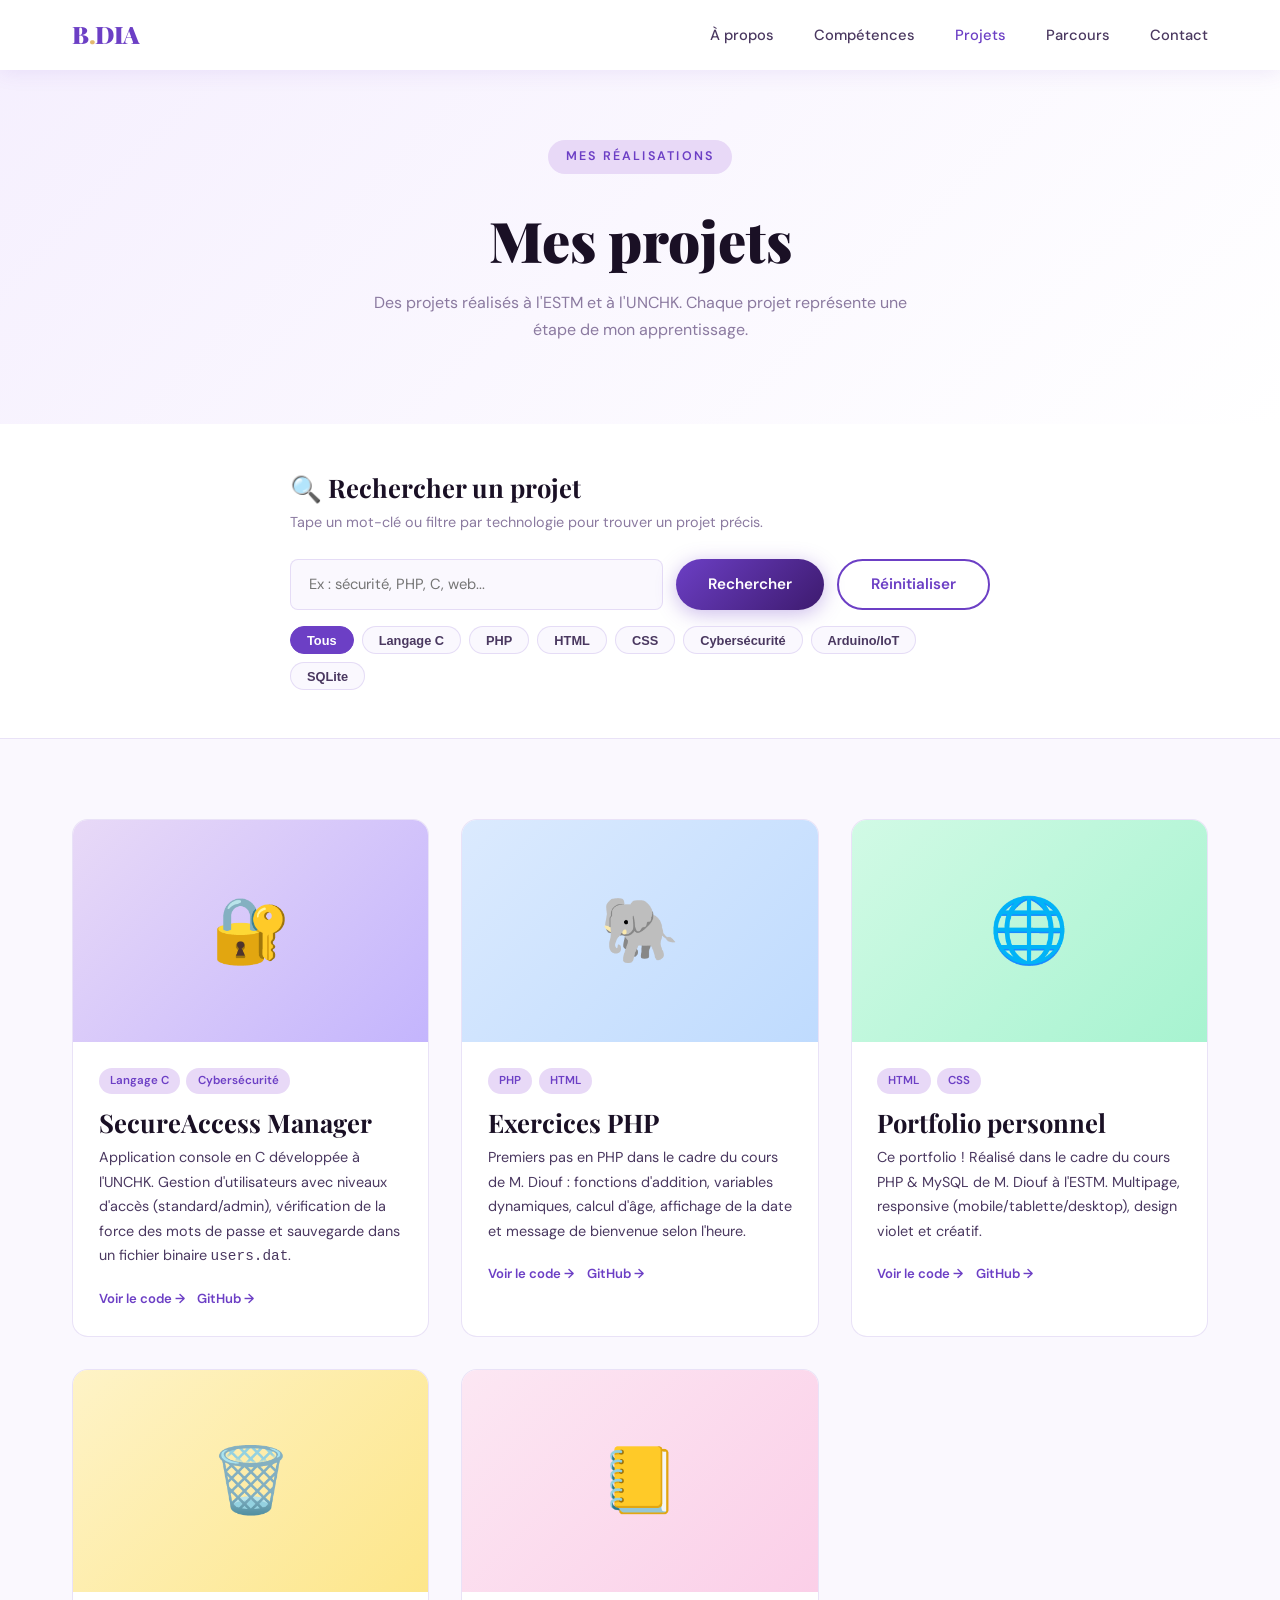
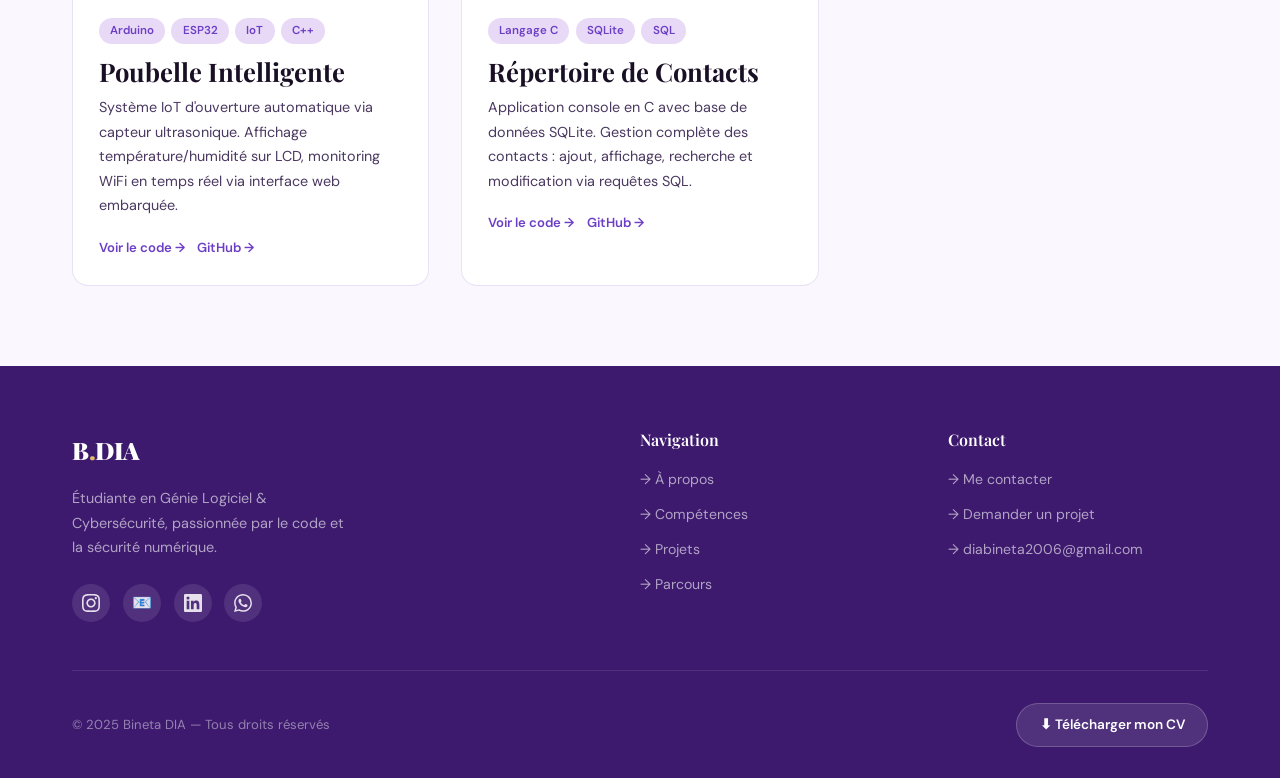
<file: projets.html>
<!DOCTYPE html>
<html lang="fr">
<head>
  <meta charset="UTF-8" />
  <meta name="viewport" content="width=device-width, initial-scale=1.0" />
  <title>Projets — Bineta DIA</title>
  <link rel="stylesheet" href="style.css" />
  <style>
    .page-hero {
      padding: 140px 0 5rem;
      background: linear-gradient(135deg, var(--violet-mist), var(--white));
      text-align: center;
    }
    .page-hero p { max-width: 540px; margin: 1rem auto 0; color: var(--text-light); }
    .search-section { background: var(--white); padding: 3rem 0; border-bottom: 1px solid var(--border); }
    .search-wrap { max-width: 700px; margin: 0 auto; }
    .search-wrap h3 { margin-bottom: 0.5rem; }
    .search-wrap p { margin-bottom: 1.5rem; color: var(--text-light); font-size:0.9rem; }
    .search-form { display: flex; gap: 0.8rem; flex-wrap: wrap; }
    .search-form input { flex: 1; min-width: 200px; }
    .filter-chips { display: flex; flex-wrap: wrap; gap: 0.5rem; margin-top: 1rem; }
    .chip {
      padding: 0.35rem 1rem; border-radius: 50px; font-size: 0.8rem; font-weight: 600;
      cursor: pointer; border: 1.5px solid var(--border); background: var(--bg);
      color: var(--text-mid); transition: var(--transition);
    }
    .chip.active, .chip:hover { background: var(--violet-main); color: var(--white); border-color: var(--violet-main); }
    .projects-section { padding: 5rem 0; }
    .projects-big-grid { display: grid; grid-template-columns: repeat(auto-fill, minmax(320px, 1fr)); gap: 2rem; }
    .no-result { text-align: center; padding: 4rem; color: var(--text-light); display: none; }
    .no-result.visible { display: block; }
  </style>
</head>
<body>

  <!-- NAVBAR -->
  <nav class="navbar scrolled" id="navbar">
    <div class="container">
      <div class="nav-inner">
        <a href="index.html" class="nav-logo">B<span>.</span>DIA</a>
        <ul class="nav-links" id="navLinks">
          <li><a href="index.html#about">À propos</a></li>
          <li><a href="index.html#skills">Compétences</a></li>
          <li><a href="projets.html" style="color:var(--violet-main)">Projets</a></li>
          <li><a href="index.html#experience">Parcours</a></li>
          <li><a href="contact.html">Contact</a></li>
        </ul>
        <div class="hamburger" id="hamburger"><span></span><span></span><span></span></div>
      </div>
    </div>
  </nav>

  <!-- PAGE HERO -->
  <section class="page-hero">
    <div class="container">
      <span class="section-label">Mes réalisations</span>
      <h1 style="font-size:clamp(2rem,5vw,3.5rem);margin-top:1rem;">Mes projets</h1>
      <p>Des projets réalisés à l'ESTM et à l'UNCHK. Chaque projet représente une étape de mon apprentissage.</p>
    </div>
  </section>

  <!-- SEARCH FORM -->
  <section class="search-section">
    <div class="container">
      <div class="search-wrap">
        <h3>🔍 Rechercher un projet</h3>
        <p>Tape un mot-clé ou filtre par technologie pour trouver un projet précis.</p>
        <div class="search-form">
          <input type="search" id="searchInput" placeholder="Ex : sécurité, PHP, C, web..." aria-label="Rechercher un projet" />
          <button class="btn btn-primary" onclick="filterProjects()">Rechercher</button>
          <button class="btn btn-outline" onclick="resetSearch()">Réinitialiser</button>
        </div>
        <div class="filter-chips">
          <button class="chip active" onclick="filterByTag('all', this)">Tous</button>
          <button class="chip" onclick="filterByTag('c', this)">Langage C</button>
          <button class="chip" onclick="filterByTag('php', this)">PHP</button>
          <button class="chip" onclick="filterByTag('html', this)">HTML</button>
          <button class="chip" onclick="filterByTag('css', this)">CSS</button>
          <button class="chip" onclick="filterByTag('cybersécurité', this)">Cybersécurité</button>
          <button class="chip" onclick="filterByTag('arduino', this)">Arduino/IoT</button>
          <button class="chip" onclick="filterByTag('sqlite', this)">SQLite</button>
        </div>
      </div>
    </div>
  </section>

  <!-- PROJECTS GRID -->
  <section class="projects-section">
    <div class="container">
      <div class="projects-big-grid" id="projectsGrid">

        <div class="project-card" data-tags="c cybersécurité" data-title="secureaccess manager gestion utilisateurs sécurité mot de passe accès">
          <div class="project-thumb project-thumb-1">🔐</div>
          <div class="project-info">
            <div class="project-tags">
              <span class="tag">Langage C</span><span class="tag">Cybersécurité</span>
            </div>
            <h3>SecureAccess Manager</h3>
            <p>Application console en C développée à l'UNCHK. Gestion d'utilisateurs avec niveaux d'accès (standard/admin), vérification de la force des mots de passe et sauvegarde dans un fichier binaire <code>users.dat</code>.</p>
            <div class="project-links">
              <a href="code.html#sa-main" class="project-link">Voir le code →</a>
              <a href="https://github.com/fatadia10" target="_blank" class="project-link">GitHub →</a>
            </div>
          </div>
        </div>

        <div class="project-card" data-tags="php html" data-title="exercices php fonctions variables age date page dynamique">
          <div class="project-thumb project-thumb-2">🐘</div>
          <div class="project-info">
            <div class="project-tags">
              <span class="tag">PHP</span><span class="tag">HTML</span>
            </div>
            <h3>Exercices PHP</h3>
            <p>Premiers pas en PHP dans le cadre du cours de M. Diouf : fonctions d'addition, variables dynamiques, calcul d'âge, affichage de la date et message de bienvenue selon l'heure.</p>
            <div class="project-links">
              <a href="code.html#php-essai" class="project-link">Voir le code →</a>
              <a href="https://github.com/fatadia10" target="_blank" class="project-link">GitHub →</a>
            </div>
          </div>
        </div>

        <div class="project-card" data-tags="html css" data-title="portfolio personnel web design responsive multipage">
          <div class="project-thumb project-thumb-3">🌐</div>
          <div class="project-info">
            <div class="project-tags">
              <span class="tag">HTML</span><span class="tag">CSS</span>
            </div>
            <h3>Portfolio personnel</h3>
            <p>Ce portfolio ! Réalisé dans le cadre du cours PHP & MySQL de M. Diouf à l'ESTM. Multipage, responsive (mobile/tablette/desktop), design violet et créatif.</p>
            <div class="project-links">
              <a href="code.html" class="project-link">Voir le code →</a>
              <a href="https://github.com/fatadia10" target="_blank" class="project-link">GitHub →</a>
            </div>
          </div>
        </div>

        <div class="project-card" data-tags="c arduino iot esp32 wifi capteur" data-title="poubelle intelligente iot arduino esp32 wifi servo dht capteur ultrason lcd">
          <div class="project-thumb project-thumb-4">🗑️</div>
          <div class="project-info">
            <div class="project-tags">
              <span class="tag">Arduino</span><span class="tag">ESP32</span><span class="tag">IoT</span><span class="tag">C++</span>
            </div>
            <h3>Poubelle Intelligente</h3>
            <p>Système IoT d'ouverture automatique via capteur ultrasonique. Affichage température/humidité sur LCD, monitoring WiFi en temps réel via interface web embarquée.</p>
            <div class="project-links">
              <a href="code.html" class="project-link">Voir le code →</a>
              <a href="https://github.com/fatadia10" target="_blank" class="project-link">GitHub →</a>
            </div>
          </div>
        </div>

        <div class="project-card" data-tags="c sqlite sql base de donnees repertoire contacts" data-title="repertoire contacts application c sqlite base donnees crud ajout recherche modification">
          <div class="project-thumb project-thumb-5">📒</div>
          <div class="project-info">
            <div class="project-tags">
              <span class="tag">Langage C</span><span class="tag">SQLite</span><span class="tag">SQL</span>
            </div>
            <h3>Répertoire de Contacts</h3>
            <p>Application console en C avec base de données SQLite. Gestion complète des contacts : ajout, affichage, recherche et modification via requêtes SQL.</p>
            <div class="project-links">
              <a href="code.html" class="project-link">Voir le code →</a>
              <a href="https://github.com/fatadia10" target="_blank" class="project-link">GitHub →</a>
            </div>
          </div>
        </div>

      </div>
      <div class="no-result" id="noResult">
        <p style="font-size:2rem;">🔍</p>
        <p style="margin-top:1rem;">Aucun projet trouvé pour cette recherche.</p>
        <button class="btn btn-outline" onclick="resetSearch()" style="margin-top:1.5rem;">Voir tous les projets</button>
      </div>
    </div>
  </section>

  <!-- FOOTER -->
  <footer class="footer">
    <div class="container">
      <div class="footer-grid">
        <div class="footer-brand">
          <a href="index.html" class="nav-logo">B<span>.</span>DIA</a>
          <p>Étudiante en Génie Logiciel & Cybersécurité, passionnée par le code et la sécurité numérique.</p>
          <div class="social-links">
            <a href="https://www.instagram.com/princessedia3" target="_blank" class="social-link" aria-label="Instagram"><svg xmlns="http://www.w3.org/2000/svg" width="18" height="18" viewBox="0 0 24 24" fill="currentColor"><path d="M12 2.163c3.204 0 3.584.012 4.85.07 3.252.148 4.771 1.691 4.919 4.919.058 1.265.069 1.645.069 4.849 0 3.205-.012 3.584-.069 4.849-.149 3.225-1.664 4.771-4.919 4.919-1.266.058-1.644.07-4.85.07-3.204 0-3.584-.012-4.849-.07-3.26-.149-4.771-1.699-4.919-4.92-.058-1.265-.07-1.644-.07-4.849 0-3.204.013-3.583.07-4.849.149-3.227 1.664-4.771 4.919-4.919 1.266-.057 1.645-.069 4.849-.069zm0-2.163c-3.259 0-3.667.014-4.947.072-4.358.2-6.78 2.618-6.98 6.98-.059 1.281-.073 1.689-.073 4.948 0 3.259.014 3.668.072 4.948.2 4.358 2.618 6.78 6.98 6.98 1.281.058 1.689.072 4.948.072 3.259 0 3.668-.014 4.948-.072 4.354-.2 6.782-2.618 6.979-6.98.059-1.28.073-1.689.073-4.948 0-3.259-.014-3.667-.072-4.947-.196-4.354-2.617-6.78-6.979-6.98-1.281-.059-1.69-.073-4.949-.073zm0 5.838c-3.403 0-6.162 2.759-6.162 6.162s2.759 6.163 6.162 6.163 6.162-2.759 6.162-6.163c0-3.403-2.759-6.162-6.162-6.162zm0 10.162c-2.209 0-4-1.79-4-4 0-2.209 1.791-4 4-4s4 1.791 4 4c0 2.21-1.791 4-4 4zm6.406-11.845c-.796 0-1.441.645-1.441 1.44s.645 1.44 1.441 1.44c.795 0 1.439-.645 1.439-1.44s-.644-1.44-1.439-1.44z"/></svg></a>
            <a href="mailto:diabineta2006@gmail.com" class="social-link" aria-label="Email">📧</a>
            <a href="https://www.linkedin.com/in/bineta-dia-949042400/" target="_blank" class="social-link" aria-label="LinkedIn"><svg xmlns="http://www.w3.org/2000/svg" width="18" height="18" viewBox="0 0 24 24" fill="currentColor"><path d="M20.447 20.452h-3.554v-5.569c0-1.328-.027-3.037-1.852-3.037-1.853 0-2.136 1.445-2.136 2.939v5.667H9.351V9h3.414v1.561h.046c.477-.9 1.637-1.85 3.37-1.85 3.601 0 4.267 2.37 4.267 5.455v6.286zM5.337 7.433a2.062 2.062 0 01-2.063-2.065 2.064 2.064 0 112.063 2.065zm1.782 13.019H3.555V9h3.564v11.452zM22.225 0H1.771C.792 0 0 .774 0 1.729v20.542C0 23.227.792 24 1.771 24h20.451C23.2 24 24 23.227 24 22.271V1.729C24 .774 23.2 0 22.222 0h.003z"/></svg></a>
            <a href="https://wa.me/221788701318" target="_blank" class="social-link" aria-label="WhatsApp"><svg xmlns="http://www.w3.org/2000/svg" width="18" height="18" viewBox="0 0 24 24" fill="currentColor"><path d="M17.472 14.382c-.297-.149-1.758-.867-2.03-.967-.273-.099-.471-.148-.67.15-.197.297-.767.966-.94 1.164-.173.199-.347.223-.644.075-.297-.15-1.255-.463-2.39-1.475-.883-.788-1.48-1.761-1.653-2.059-.173-.297-.018-.458.13-.606.134-.133.298-.347.446-.52.149-.174.198-.298.298-.497.099-.198.05-.371-.025-.52-.075-.149-.669-1.612-.916-2.207-.242-.579-.487-.5-.669-.51-.173-.008-.371-.01-.57-.01-.198 0-.52.074-.792.372-.272.297-1.04 1.016-1.04 2.479 0 1.462 1.065 2.875 1.213 3.074.149.198 2.096 3.2 5.077 4.487.709.306 1.262.489 1.694.625.712.227 1.36.195 1.871.118.571-.085 1.758-.719 2.006-1.413.248-.694.248-1.289.173-1.413-.074-.124-.272-.198-.57-.347m-5.421 7.403h-.004a9.87 9.87 0 01-5.031-1.378l-.361-.214-3.741.982.998-3.648-.235-.374a9.86 9.86 0 01-1.51-5.26c.001-5.45 4.436-9.884 9.888-9.884 2.64 0 5.122 1.03 6.988 2.898a9.825 9.825 0 012.893 6.994c-.003 5.45-4.437 9.884-9.885 9.884m8.413-18.297A11.815 11.815 0 0012.05 0C5.495 0 .16 5.335.157 11.892c0 2.096.547 4.142 1.588 5.945L.057 24l6.305-1.654a11.882 11.882 0 005.683 1.448h.005c6.554 0 11.89-5.335 11.893-11.893a11.821 11.821 0 00-3.48-8.413z"/></svg></a>
          </div>
        </div>
        <div class="footer-col">
          <h4>Navigation</h4>
          <ul>
            <li><a href="index.html#about">→ À propos</a></li>
            <li><a href="index.html#skills">→ Compétences</a></li>
            <li><a href="projets.html">→ Projets</a></li>
            <li><a href="index.html#experience">→ Parcours</a></li>
          </ul>
        </div>
        <div class="footer-col">
          <h4>Contact</h4>
          <ul>
            <li><a href="contact.html">→ Me contacter</a></li>
            <li><a href="contact.html#project-form">→ Demander un projet</a></li>
            <li><a href="mailto:diabineta2006@gmail.com">→ diabineta2006@gmail.com</a></li>
          </ul>
        </div>
      </div>
      <div class="footer-bottom">
        <span>© 2025 Bineta DIA — Tous droits réservés</span>
        <a href="CV_Bineta_DIA.docx" download class="footer-cv-btn">⬇ Télécharger mon CV</a>
      </div>
    </div>
  </footer>

  <script>
    const hamburger = document.getElementById('hamburger');
    const navLinks = document.getElementById('navLinks');
    hamburger.addEventListener('click', () => navLinks.classList.toggle('open'));

    function filterProjects() {
      const query = document.getElementById('searchInput').value.toLowerCase().trim();
      const cards = document.querySelectorAll('.project-card');
      let found = 0;
      cards.forEach(card => {
        const title = card.dataset.title || '';
        const tags = card.dataset.tags || '';
        const visible = !query || title.includes(query) || tags.includes(query);
        card.style.display = visible ? 'block' : 'none';
        if (visible) found++;
      });
      document.getElementById('noResult').classList.toggle('visible', found === 0);
    }

    function filterByTag(tag, btn) {
      document.querySelectorAll('.chip').forEach(c => c.classList.remove('active'));
      btn.classList.add('active');
      document.getElementById('searchInput').value = '';
      const cards = document.querySelectorAll('.project-card');
      let found = 0;
      cards.forEach(card => {
        const tags = card.dataset.tags || '';
        const visible = tag === 'all' || tags.includes(tag);
        card.style.display = visible ? 'block' : 'none';
        if (visible) found++;
      });
      document.getElementById('noResult').classList.toggle('visible', found === 0);
    }

    function resetSearch() {
      document.getElementById('searchInput').value = '';
      document.querySelectorAll('.project-card').forEach(c => c.style.display = 'block');
      document.querySelectorAll('.chip').forEach(c => c.classList.remove('active'));
      document.querySelector('.chip').classList.add('active');
      document.getElementById('noResult').classList.remove('visible');
    }

    document.getElementById('searchInput').addEventListener('keydown', (e) => {
      if (e.key === 'Enter') filterProjects();
    });
  </script>
</body>
</html>
</file>
<file: style.css>
/* ===========================
   VARIABLES & RESET
=========================== */
@import url('https://fonts.googleapis.com/css2?family=Playfair+Display:wght@400;700;900&family=DM+Sans:wght@300;400;500;600&display=swap');

:root {
  --violet-deep: #3d1a6e;
  --violet-main: #6c3fc5;
  --violet-light: #9b6dda;
  --violet-pale: #e8d9f7;
  --violet-mist: #f5effe;
  --accent: #c084fc;
  --accent-gold: #e2b96f;
  --white: #ffffff;
  --text-dark: #1a1025;
  --text-mid: #4a3860;
  --text-light: #8b7aa0;
  --bg: #faf8fe;
  --border: rgba(108, 63, 197, 0.15);
  --shadow: 0 8px 40px rgba(108, 63, 197, 0.12);
  --shadow-hover: 0 16px 60px rgba(108, 63, 197, 0.22);
  --radius: 16px;
  --radius-sm: 8px;
  --transition: all 0.3s cubic-bezier(0.4, 0, 0.2, 1);
}

*, *::before, *::after { box-sizing: border-box; margin: 0; padding: 0; }

html { scroll-behavior: smooth; }

body {
  font-family: 'DM Sans', sans-serif;
  background-color: var(--bg);
  color: var(--text-dark);
  line-height: 1.7;
  overflow-x: hidden;
}

img { max-width: 100%; height: auto; display: block; }
a { text-decoration: none; color: inherit; }
ul { list-style: none; }

/* ===========================
   TYPOGRAPHY
=========================== */
h1, h2, h3, h4 {
  font-family: 'Playfair Display', serif;
  line-height: 1.2;
  color: var(--text-dark);
}

h1 { font-size: clamp(2.5rem, 6vw, 5rem); font-weight: 900; }
h2 { font-size: clamp(1.8rem, 4vw, 3rem); font-weight: 700; }
h3 { font-size: clamp(1.2rem, 2.5vw, 1.6rem); font-weight: 700; }
h4 { font-size: 1.1rem; font-weight: 600; }

p { font-size: 1rem; color: var(--text-mid); }

/* ===========================
   LAYOUT UTILITIES
=========================== */
.container {
  max-width: 1200px;
  margin: 0 auto;
  padding: 0 2rem;
}

.section {
  padding: 6rem 0;
}

.section-header {
  text-align: center;
  margin-bottom: 4rem;
}

.section-label {
  display: inline-block;
  font-size: 0.78rem;
  font-weight: 600;
  letter-spacing: 0.18em;
  text-transform: uppercase;
  color: var(--violet-main);
  background: var(--violet-pale);
  padding: 0.4rem 1.1rem;
  border-radius: 50px;
  margin-bottom: 1rem;
}

.section-header h2 { margin-bottom: 1rem; }
.section-header p { max-width: 520px; margin: 0 auto; color: var(--text-light); }

/* ===========================
   BUTTONS
=========================== */
.btn {
  display: inline-flex;
  align-items: center;
  gap: 0.5rem;
  padding: 0.85rem 2rem;
  border-radius: 50px;
  font-family: 'DM Sans', sans-serif;
  font-size: 0.95rem;
  font-weight: 600;
  cursor: pointer;
  border: none;
  transition: var(--transition);
  text-decoration: none;
}

.btn-primary {
  background: linear-gradient(135deg, var(--violet-main), var(--violet-deep));
  color: var(--white);
  box-shadow: 0 4px 20px rgba(108, 63, 197, 0.35);
}

.btn-primary:hover {
  transform: translateY(-2px);
  box-shadow: 0 8px 30px rgba(108, 63, 197, 0.45);
}

.btn-outline {
  background: transparent;
  color: var(--violet-main);
  border: 2px solid var(--violet-main);
}

.btn-outline:hover {
  background: var(--violet-main);
  color: var(--white);
  transform: translateY(-2px);
}

/* ===========================
   NAVBAR
=========================== */
.navbar {
  position: fixed;
  top: 0;
  left: 0;
  right: 0;
  z-index: 1000;
  padding: 1.2rem 0;
  transition: var(--transition);
  background: transparent;
}

.navbar.scrolled {
  background: rgba(255,255,255,0.95);
  backdrop-filter: blur(20px);
  box-shadow: 0 2px 20px rgba(108, 63, 197, 0.1);
  padding: 0.9rem 0;
}

.nav-inner {
  display: flex;
  align-items: center;
  justify-content: space-between;
}

.nav-logo {
  font-family: 'Playfair Display', serif;
  font-size: 1.5rem;
  font-weight: 900;
  color: var(--violet-main);
  letter-spacing: -0.02em;
}

.nav-logo span { color: var(--accent-gold); }

.nav-links {
  display: flex;
  align-items: center;
  gap: 2.5rem;
}

.nav-links a {
  font-size: 0.92rem;
  font-weight: 500;
  color: var(--text-mid);
  transition: var(--transition);
  position: relative;
}

.nav-links a::after {
  content: '';
  position: absolute;
  bottom: -4px;
  left: 0;
  width: 0;
  height: 2px;
  background: var(--violet-main);
  transition: var(--transition);
}

.nav-links a:hover { color: var(--violet-main); }
.nav-links a:hover::after { width: 100%; }

.nav-cta { margin-left: 1rem; }

.hamburger {
  display: none;
  flex-direction: column;
  gap: 5px;
  cursor: pointer;
  padding: 4px;
}

.hamburger span {
  display: block;
  width: 24px;
  height: 2px;
  background: var(--violet-main);
  transition: var(--transition);
}

/* ===========================
   HERO
=========================== */
.hero {
  min-height: 100vh;
  display: flex;
  align-items: center;
  position: relative;
  overflow: hidden;
  padding-top: 80px;
}

.hero-bg {
  position: absolute;
  inset: 0;
  background: linear-gradient(135deg, var(--violet-mist) 0%, var(--white) 50%, rgba(192, 132, 252, 0.08) 100%);
  z-index: -2;
}

.hero-blob {
  position: absolute;
  border-radius: 50%;
  filter: blur(80px);
  z-index: -1;
  animation: float 8s ease-in-out infinite;
}

.hero-blob-1 {
  width: 500px; height: 500px;
  background: rgba(108, 63, 197, 0.12);
  top: -100px; right: -100px;
}

.hero-blob-2 {
  width: 350px; height: 350px;
  background: rgba(192, 132, 252, 0.1);
  bottom: 50px; left: -80px;
  animation-delay: -4s;
}

@keyframes float {
  0%, 100% { transform: translateY(0) scale(1); }
  50% { transform: translateY(-30px) scale(1.05); }
}

.hero-content {
  display: grid;
  grid-template-columns: 1fr 1fr;
  align-items: center;
  gap: 4rem;
  padding: 4rem 0;
}

.hero-text { animation: fadeUp 0.8s ease both; }

@keyframes fadeUp {
  from { opacity: 0; transform: translateY(30px); }
  to { opacity: 1; transform: translateY(0); }
}

.hero-badge {
  display: inline-flex;
  align-items: center;
  gap: 0.5rem;
  background: var(--violet-pale);
  color: var(--violet-main);
  padding: 0.5rem 1.2rem;
  border-radius: 50px;
  font-size: 0.85rem;
  font-weight: 600;
  margin-bottom: 1.5rem;
  animation: fadeUp 0.8s ease 0.1s both;
}

.hero-badge::before { content: '✦'; font-size: 0.7rem; }

.hero-title {
  margin-bottom: 1.5rem;
  animation: fadeUp 0.8s ease 0.2s both;
}

.hero-title .highlight {
  color: var(--violet-main);
  position: relative;
}

.hero-title .highlight::after {
  content: '';
  position: absolute;
  bottom: 4px;
  left: 0;
  right: 0;
  height: 6px;
  background: var(--violet-pale);
  z-index: -1;
  border-radius: 4px;
}

.hero-desc {
  font-size: 1.1rem;
  color: var(--text-light);
  margin-bottom: 2.5rem;
  max-width: 480px;
  animation: fadeUp 0.8s ease 0.3s both;
}

.hero-actions {
  display: flex;
  gap: 1rem;
  flex-wrap: wrap;
  animation: fadeUp 0.8s ease 0.4s both;
}

.hero-stats {
  display: flex;
  gap: 2rem;
  margin-top: 3rem;
  padding-top: 2rem;
  border-top: 1px solid var(--border);
  animation: fadeUp 0.8s ease 0.5s both;
}

.stat-item { text-align: center; }
.stat-number {
  font-family: 'Playfair Display', serif;
  font-size: 2rem;
  font-weight: 900;
  color: var(--violet-main);
  line-height: 1;
}
.stat-label { font-size: 0.78rem; color: var(--text-light); margin-top: 0.3rem; }

.hero-visual {
  display: flex;
  justify-content: center;
  align-items: center;
  animation: fadeUp 0.8s ease 0.3s both;
}

.avatar-wrapper {
  position: relative;
  width: 380px;
  height: 380px;
}

.avatar-ring {
  position: absolute;
  inset: -16px;
  border-radius: 50%;
  border: 2px dashed rgba(108, 63, 197, 0.3);
  animation: spin 20s linear infinite;
}

@keyframes spin { to { transform: rotate(360deg); } }

.avatar-circle {
  width: 100%;
  height: 100%;
  border-radius: 50%;
  background: linear-gradient(135deg, var(--violet-pale), var(--violet-mist));
  border: 4px solid var(--white);
  box-shadow: var(--shadow-hover);
  display: flex;
  align-items: center;
  justify-content: center;
  overflow: hidden;
  font-size: 8rem;
}

.avatar-tag {
  position: absolute;
  bottom: 20px;
  right: -20px;
  background: var(--white);
  border-radius: var(--radius);
  padding: 0.8rem 1.2rem;
  box-shadow: var(--shadow);
  display: flex;
  align-items: center;
  gap: 0.6rem;
  font-size: 0.85rem;
  font-weight: 600;
  color: var(--text-dark);
}

.avatar-tag-dot {
  width: 10px; height: 10px;
  border-radius: 50%;
  background: #22c55e;
  animation: pulse 2s ease infinite;
}

@keyframes pulse {
  0%, 100% { opacity: 1; transform: scale(1); }
  50% { opacity: 0.6; transform: scale(0.85); }
}

/* ===========================
   ABOUT
=========================== */
.about-grid {
  display: grid;
  grid-template-columns: 1fr 1fr;
  gap: 5rem;
  align-items: center;
}

.about-img-wrap {
  position: relative;
}

.about-img-frame {
  width: 100%;
  aspect-ratio: 4/5;
  border-radius: 2rem;
  background: linear-gradient(135deg, var(--violet-pale), var(--violet-mist));
  display: flex;
  align-items: center;
  justify-content: center;
  font-size: 7rem;
  box-shadow: var(--shadow);
  position: relative;
  overflow: hidden;
}

.about-img-frame::before {
  content: '';
  position: absolute;
  bottom: -30px;
  right: -30px;
  width: 180px;
  height: 180px;
  border-radius: 50%;
  background: rgba(108, 63, 197, 0.08);
}

.about-card {
  position: absolute;
  top: 30px;
  right: -30px;
  background: var(--white);
  border-radius: var(--radius);
  padding: 1rem 1.4rem;
  box-shadow: var(--shadow);
  font-size: 0.85rem;
  font-weight: 600;
  color: var(--violet-main);
  border-left: 4px solid var(--violet-main);
}

.about-text h2 { margin-bottom: 1.5rem; }

.about-text p {
  margin-bottom: 1.5rem;
  font-size: 1.05rem;
  line-height: 1.8;
}

.about-details {
  display: grid;
  grid-template-columns: 1fr 1fr;
  gap: 1rem;
  margin: 2rem 0;
}

.detail-item {
  display: flex;
  flex-direction: column;
  gap: 0.2rem;
}

.detail-label {
  font-size: 0.75rem;
  text-transform: uppercase;
  letter-spacing: 0.1em;
  color: var(--text-light);
  font-weight: 600;
}

.detail-value { font-weight: 600; color: var(--text-dark); }

/* ===========================
   SKILLS
=========================== */
.skills-section { background: var(--white); }

.skills-grid {
  display: grid;
  grid-template-columns: repeat(auto-fit, minmax(200px, 1fr));
  gap: 1.5rem;
}

.skill-card {
  background: var(--bg);
  border-radius: var(--radius);
  padding: 2rem 1.5rem;
  text-align: center;
  border: 1px solid var(--border);
  transition: var(--transition);
  position: relative;
  overflow: hidden;
}

.skill-card::before {
  content: '';
  position: absolute;
  top: 0; left: 0; right: 0;
  height: 4px;
  background: linear-gradient(90deg, var(--violet-main), var(--accent));
  transform: scaleX(0);
  transition: var(--transition);
}

.skill-card:hover { transform: translateY(-6px); box-shadow: var(--shadow-hover); }
.skill-card:hover::before { transform: scaleX(1); }

.skill-icon { font-size: 2.8rem; margin-bottom: 1rem; }
.skill-card h4 { margin-bottom: 0.5rem; }

.skill-bar-wrap {
  background: var(--violet-mist);
  border-radius: 50px;
  height: 6px;
  margin-top: 1rem;
  overflow: hidden;
}

.skill-bar {
  height: 100%;
  background: linear-gradient(90deg, var(--violet-main), var(--accent));
  border-radius: 50px;
  transition: width 1s ease;
}

/* ===========================
   PROJECTS
=========================== */
.projects-grid {
  display: grid;
  grid-template-columns: repeat(auto-fit, minmax(320px, 1fr));
  gap: 2rem;
}

.project-card {
  background: var(--white);
  border-radius: var(--radius);
  overflow: hidden;
  border: 1px solid var(--border);
  transition: var(--transition);
}

.project-card:hover { transform: translateY(-8px); box-shadow: var(--shadow-hover); }

.project-thumb {
  aspect-ratio: 16/10;
  display: flex;
  align-items: center;
  justify-content: center;
  font-size: 4rem;
  position: relative;
  overflow: hidden;
}

.project-thumb-1 { background: linear-gradient(135deg, #e8d9f7, #c4b5fd); }
.project-thumb-2 { background: linear-gradient(135deg, #dbeafe, #bfdbfe); }
.project-thumb-3 { background: linear-gradient(135deg, #d1fae5, #a7f3d0); }
.project-thumb-4 { background: linear-gradient(135deg, #fef3c7, #fde68a); }
.project-thumb-5 { background: linear-gradient(135deg, #fce7f3, #fbcfe8); }

.project-info { padding: 1.6rem; }
.project-tags { display: flex; flex-wrap: wrap; gap: 0.4rem; margin-bottom: 0.8rem; }

.tag {
  background: var(--violet-pale);
  color: var(--violet-main);
  padding: 0.2rem 0.7rem;
  border-radius: 50px;
  font-size: 0.72rem;
  font-weight: 600;
}

.project-info h3 { margin-bottom: 0.5rem; }
.project-info p { font-size: 0.9rem; margin-bottom: 1.2rem; }

.project-links { display: flex; gap: 0.8rem; }

.project-link {
  font-size: 0.82rem;
  font-weight: 600;
  color: var(--violet-main);
  display: flex;
  align-items: center;
  gap: 0.3rem;
  transition: var(--transition);
}

.project-link:hover { color: var(--violet-deep); gap: 0.5rem; }

/* ===========================
   EXPERIENCE
=========================== */
.experience-section { background: var(--white); }

.timeline {
  max-width: 700px;
  margin: 0 auto;
  position: relative;
  padding-left: 2rem;
}

.timeline::before {
  content: '';
  position: absolute;
  left: 0;
  top: 0;
  bottom: 0;
  width: 2px;
  background: linear-gradient(to bottom, var(--violet-main), var(--accent), transparent);
}

.timeline-item {
  position: relative;
  padding: 0 0 3rem 2.5rem;
}

.timeline-dot {
  position: absolute;
  left: -2.4rem;
  top: 0.3rem;
  width: 14px;
  height: 14px;
  border-radius: 50%;
  background: var(--violet-main);
  border: 3px solid var(--bg);
  box-shadow: 0 0 0 3px var(--violet-pale);
}

.timeline-date {
  font-size: 0.8rem;
  font-weight: 600;
  color: var(--violet-main);
  text-transform: uppercase;
  letter-spacing: 0.1em;
  margin-bottom: 0.5rem;
}

.timeline-card {
  background: var(--bg);
  border: 1px solid var(--border);
  border-radius: var(--radius);
  padding: 1.5rem;
}

.timeline-card h3 { font-size: 1.1rem; margin-bottom: 0.25rem; }
.timeline-company { color: var(--violet-main); font-weight: 600; font-size: 0.9rem; margin-bottom: 0.8rem; }
.timeline-card p { font-size: 0.9rem; }

/* ===========================
   CONTACT FORMS
=========================== */
.contact-section { background: var(--violet-mist); }

.forms-grid {
  display: grid;
  grid-template-columns: 1fr 1fr;
  gap: 2rem;
  margin-bottom: 2rem;
}

.form-card {
  background: var(--white);
  border-radius: var(--radius);
  padding: 2.5rem;
  border: 1px solid var(--border);
  box-shadow: var(--shadow);
}

.form-card-full {
  background: var(--white);
  border-radius: var(--radius);
  padding: 2.5rem;
  border: 1px solid var(--border);
  box-shadow: var(--shadow);
}

.form-card h3 { margin-bottom: 0.5rem; }
.form-card p, .form-card-full p { color: var(--text-light); font-size: 0.9rem; margin-bottom: 1.8rem; }
.form-card-full h3 { margin-bottom: 0.5rem; }

.form-group {
  margin-bottom: 1.2rem;
}

.form-row {
  display: grid;
  grid-template-columns: 1fr 1fr;
  gap: 1rem;
}

label {
  display: block;
  font-size: 0.83rem;
  font-weight: 600;
  color: var(--text-dark);
  margin-bottom: 0.4rem;
}

input, textarea, select {
  width: 100%;
  padding: 0.8rem 1.1rem;
  border: 1.5px solid var(--border);
  border-radius: var(--radius-sm);
  font-family: 'DM Sans', sans-serif;
  font-size: 0.92rem;
  color: var(--text-dark);
  background: var(--bg);
  transition: var(--transition);
  outline: none;
}

input:focus, textarea:focus, select:focus {
  border-color: var(--violet-main);
  background: var(--white);
  box-shadow: 0 0 0 3px rgba(108, 63, 197, 0.1);
}

textarea { resize: vertical; min-height: 100px; }

/* Search form */
.search-bar-wrap {
  display: flex;
  gap: 0.8rem;
  align-items: flex-end;
}

.search-bar-wrap .form-group { flex: 1; margin-bottom: 0; }

/* ===========================
   FOOTER
=========================== */
.footer {
  background: var(--violet-deep);
  color: rgba(255,255,255,0.85);
  padding: 4rem 0 2rem;
}

.footer-grid {
  display: grid;
  grid-template-columns: 2fr 1fr 1fr;
  gap: 3rem;
  margin-bottom: 3rem;
}

.footer-brand .nav-logo { color: var(--white); margin-bottom: 1rem; display: block; }
.footer-brand p { font-size: 0.9rem; color: rgba(255,255,255,0.6); max-width: 280px; }

.footer-col h4 {
  font-family: 'Playfair Display', serif;
  color: var(--white);
  margin-bottom: 1.2rem;
  font-size: 1rem;
}

.footer-col ul { display: flex; flex-direction: column; gap: 0.7rem; }

.footer-col ul li a {
  font-size: 0.88rem;
  color: rgba(255,255,255,0.6);
  transition: var(--transition);
  display: flex;
  align-items: center;
  gap: 0.5rem;
}

.footer-col ul li a:hover { color: var(--accent); }

.social-links {
  display: flex;
  gap: 0.8rem;
  margin-top: 1.5rem;
}

.social-link {
  width: 38px;
  height: 38px;
  border-radius: 50%;
  background: rgba(255,255,255,0.1);
  display: flex;
  align-items: center;
  justify-content: center;
  font-size: 1rem;
  transition: var(--transition);
}

.social-link:hover {
  background: var(--violet-main);
  transform: translateY(-3px);
}

.footer-bottom {
  border-top: 1px solid rgba(255,255,255,0.1);
  padding-top: 2rem;
  display: flex;
  justify-content: space-between;
  align-items: center;
  font-size: 0.82rem;
  color: rgba(255,255,255,0.45);
}

.footer-cv-btn {
  background: rgba(255,255,255,0.1);
  color: var(--white);
  padding: 0.6rem 1.4rem;
  border-radius: 50px;
  font-size: 0.85rem;
  font-weight: 600;
  border: 1px solid rgba(255,255,255,0.2);
  transition: var(--transition);
  cursor: pointer;
  display: flex;
  align-items: center;
  gap: 0.4rem;
}

.footer-cv-btn:hover { background: var(--violet-main); border-color: var(--violet-main); }

/* ===========================
   RESPONSIVE
=========================== */
@media (max-width: 1024px) {
  .hero-content { grid-template-columns: 1fr; text-align: center; }
  .hero-desc { margin: 0 auto 2.5rem; }
  .hero-actions { justify-content: center; }
  .hero-stats { justify-content: center; }
  .hero-visual { display: none; }
  .about-grid { grid-template-columns: 1fr; }
  .about-img-wrap { max-width: 400px; margin: 0 auto; }
  .footer-grid { grid-template-columns: 1fr 1fr; }
}

@media (max-width: 768px) {
  .section { padding: 4rem 0; }
  .nav-links { display: none; position: fixed; top: 0; left: 0; right: 0; bottom: 0; background: var(--white); flex-direction: column; justify-content: center; align-items: center; gap: 2rem; font-size: 1.2rem; z-index: 999; }
  .nav-links.open { display: flex; }
  .hamburger { display: flex; z-index: 1001; }
  .forms-grid { grid-template-columns: 1fr; }
  .form-row { grid-template-columns: 1fr; }
  .footer-grid { grid-template-columns: 1fr; }
  .footer-bottom { flex-direction: column; gap: 1rem; text-align: center; }
  .search-bar-wrap { flex-direction: column; }
  .about-details { grid-template-columns: 1fr; }
}

@media (max-width: 480px) {
  .container { padding: 0 1.2rem; }
  .skills-grid { grid-template-columns: repeat(2, 1fr); }
  .projects-grid { grid-template-columns: 1fr; }
}
</file>
